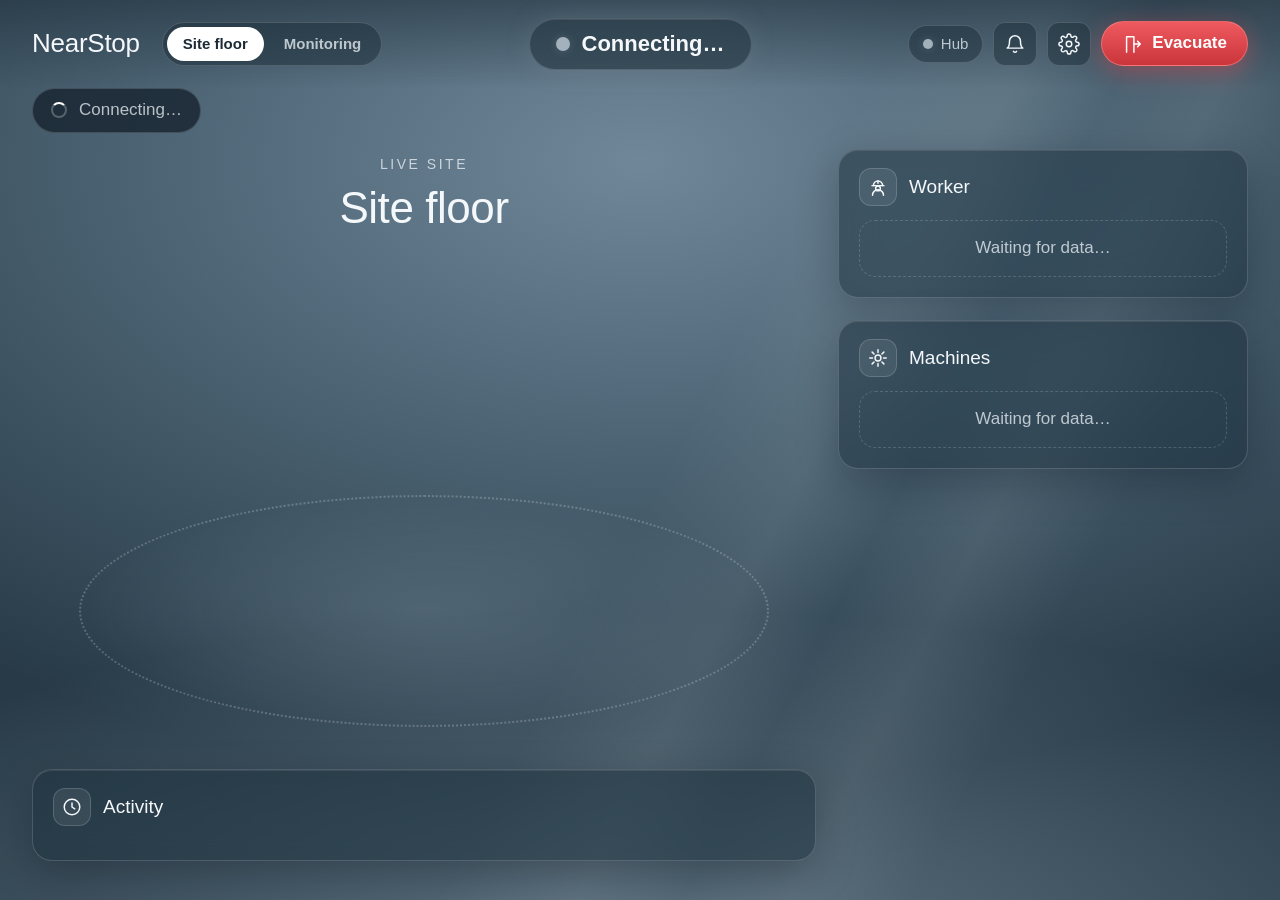
<file: frontend/index.html>
<!DOCTYPE html>
<html lang="en">
<head>
  <meta charset="utf-8">
  <meta name="viewport" content="width=device-width, initial-scale=1">
  <title>NearStop</title>
  <link rel="stylesheet" href="style.css">
  <link rel="stylesheet" href="site.css">
</head>
<body>
  <!-- =====================================================================
       SITE VIEW: the NearStop product dashboard (site.js / site.css)
       ===================================================================== -->
  <div id="site-view">
    <!-- Icon sprite (stroke icons, inherit currentColor) -->
    <svg class="ns-sprite" aria-hidden="true">
      <symbol id="i-robot" viewBox="0 0 24 24"><path d="M3 21h9M5 21v-2.5h5V21M7.5 18.5 11 11l6.5-3.5"/><circle cx="11" cy="11" r="1.6"/><circle cx="7.5" cy="18.5" r="1.4"/><path d="M17.5 7.5 20 5M17.5 7.5 21 9"/></symbol>
      <symbol id="i-conveyor" viewBox="0 0 24 24"><rect x="2.5" y="14" width="19" height="5" rx="2.5"/><circle cx="6" cy="16.5" r="1"/><circle cx="12" cy="16.5" r="1"/><circle cx="18" cy="16.5" r="1"/><rect x="8" y="7" width="7" height="6.5" rx="1"/></symbol>
      <symbol id="i-hoist" viewBox="0 0 24 24"><path d="M3 4h18M12 4v7"/><path d="M12 11a3 3 0 1 1-3 3"/><path d="M6 4 4 7M18 4l2 3"/></symbol>
      <symbol id="i-machine" viewBox="0 0 24 24"><circle cx="12" cy="12" r="3.2"/><path d="M12 3v3M12 18v3M3 12h3M18 12h3M5.6 5.6l2.1 2.1M16.3 16.3l2.1 2.1M5.6 18.4l2.1-2.1M16.3 7.7l2.1-2.1"/></symbol>
      <symbol id="i-worker" viewBox="0 0 24 24"><path d="M7 10.5a5 5 0 0 1 10 0"/><path d="M5.5 10.5h13M12 5.5V8"/><circle cx="12" cy="13.5" r="2.6"/><path d="M6 21a6 6 0 0 1 12 0"/></symbol>
      <symbol id="i-bell" viewBox="0 0 24 24"><path d="M18 9a6 6 0 0 0-12 0c0 6-2.5 7.5-2.5 7.5h17S18 15 18 9"/><path d="M10.3 20a2 2 0 0 0 3.4 0"/></symbol>
      <symbol id="i-gear" viewBox="0 0 24 24"><circle cx="12" cy="12" r="3"/><path d="M19.4 15a1.7 1.7 0 0 0 .3 1.8l.1.1a2 2 0 1 1-2.8 2.8l-.1-.1a1.7 1.7 0 0 0-1.8-.3 1.7 1.7 0 0 0-1 1.5V21a2 2 0 1 1-4 0v-.1a1.7 1.7 0 0 0-1.1-1.5 1.7 1.7 0 0 0-1.8.3l-.1.1a2 2 0 1 1-2.8-2.8l.1-.1a1.7 1.7 0 0 0 .3-1.8 1.7 1.7 0 0 0-1.5-1H3a2 2 0 1 1 0-4h.1a1.7 1.7 0 0 0 1.5-1.1 1.7 1.7 0 0 0-.3-1.8l-.1-.1a2 2 0 1 1 2.8-2.8l.1.1a1.7 1.7 0 0 0 1.8.3H9a1.7 1.7 0 0 0 1-1.5V3a2 2 0 1 1 4 0v.1a1.7 1.7 0 0 0 1 1.5 1.7 1.7 0 0 0 1.8-.3l.1-.1a2 2 0 1 1 2.8 2.8l-.1.1a1.7 1.7 0 0 0-.3 1.8V9a1.7 1.7 0 0 0 1.5 1H21a2 2 0 1 1 0 4h-.1a1.7 1.7 0 0 0-1.5 1z"/></symbol>
      <symbol id="i-lock" viewBox="0 0 24 24"><rect x="5" y="11" width="14" height="10" rx="2.5"/><path d="M8 11V8a4 4 0 0 1 8 0v3"/></symbol>
      <symbol id="i-alert" viewBox="0 0 24 24"><path d="M12 3 2 21h20L12 3z"/><path d="M12 10v5M12 18v.01"/></symbol>
      <symbol id="i-shield" viewBox="0 0 24 24"><path d="M12 3l7 3v6c0 4.5-3 7.5-7 9-4-1.5-7-4.5-7-9V6l7-3z"/><path d="M12 8.5v4.5M12 16v.01"/></symbol>
      <symbol id="i-heat" viewBox="0 0 24 24"><path d="M14 14.8V5a2 2 0 0 0-4 0v9.8a4 4 0 1 0 4 0z"/></symbol>
      <symbol id="i-walk" viewBox="0 0 24 24"><circle cx="13" cy="4.5" r="1.8"/><path d="M9 21l2.5-6 3 2.5V22M8 11l3-3.5 3 1.5 2 3"/></symbol>
      <symbol id="i-clock" viewBox="0 0 24 24"><circle cx="12" cy="12" r="8.5"/><path d="M12 7.5V12l3 2"/></symbol>
      <symbol id="i-exit" viewBox="0 0 24 24"><path d="M5 21V4h8v17"/><path d="M13 12h7M17 9l3 3-3 3"/></symbol>
      <symbol id="i-check" viewBox="0 0 24 24"><path d="M5 12.5l4.5 4.5L19 7.5"/></symbol>
      <symbol id="i-gauge" viewBox="0 0 24 24"><path d="M4.5 17a8.5 8.5 0 1 1 15 0"/><path d="M12 13l4-4"/><circle cx="12" cy="13" r="1.3"/></symbol>
      <symbol id="i-flame" viewBox="0 0 24 24"><path d="M12 21a6 6 0 0 0 6-6c0-4-3-6-3.5-9.5C12 7 10.5 9 10.5 11 9 10 8.5 8.5 8.5 7.5 7 9.5 6 12 6 15a6 6 0 0 0 6 6z"/></symbol>
    </svg>

    <div class="ns-sticky">
      <header class="ns-top">
        <div class="ns-top-left">
          <a class="ns-brand" href="#site" aria-label="NearStop home">NearStop</a>
          <nav class="ns-nav" aria-label="Pages">
            <a id="ns-nav-floor" href="#site" class="active">Site floor</a>
            <a id="ns-nav-monitor" href="#monitor">Monitoring<span id="ns-nav-alert" class="ns-dot" hidden></span></a>
          </nav>
        </div>

        <div id="ns-status" class="ns-status lvl-offline" aria-live="polite">
          <span class="ns-dot"></span><span id="ns-status-text">Connecting…</span>
        </div>

        <div class="ns-top-right">
          <span id="ns-sim" class="ns-chip" hidden title="Data comes from the test simulator">Simulation</span>
          <span id="ns-hub" class="ns-chip lvl-offline" title="Whether NearStop is receiving data from the machines and vest">
            <span class="ns-dot"></span><span id="ns-hub-text">Hub</span>
          </span>
          <button id="ns-sound" class="ns-icon-btn" type="button" title="Alarm sound on" aria-label="Alarm sound on">
            <svg class="ns-ico"><use href="#i-bell"/></svg><span class="ns-mute-line"></span>
          </button>
          <a id="ns-gear" class="ns-icon-btn" href="#setup/tools" title="Setup" aria-label="Setup">
            <svg class="ns-ico"><use href="#i-gear"/></svg>
          </a>
          <button id="ns-evacuate" class="ns-evac" type="button">
            <svg class="ns-ico"><use href="#i-exit"/></svg><span id="ns-evac-label">Evacuate</span>
          </button>
        </div>
      </header>

      <div id="ns-banner" class="ns-banner" role="alert" hidden>
        <svg class="ns-ico ns-banner-icon" aria-hidden="true"><use href="#i-alert"/></svg>
        <div class="ns-banner-body">
          <strong id="ns-banner-title"></strong>
          <span id="ns-banner-text"></span>
        </div>
        <div id="ns-banner-actions" class="ns-banner-actions"></div>
      </div>

      <div id="ns-reconnect" class="ns-reconnect" hidden>
        <span class="ns-spinner" aria-hidden="true"></span>
        <span id="ns-reconnect-text">Reconnecting…</span>
      </div>
    </div><!-- /ns-sticky -->

    <main id="ns-main" class="ns-layout">
      <section class="ns-stage-col">
        <div class="ns-hero">
          <div id="ns-eyebrow" class="ns-eyebrow">Live site</div>
          <h1 class="ns-hero-title"><span id="ns-hero-main">Site floor</span> <span id="ns-hero-sub" class="ns-hero-sub"></span></h1>
        </div>
        <div id="ns-stage" class="ns-stage" aria-label="Machines on the site">
          <div class="ns-floor" aria-hidden="true"></div>
          <div id="ns-tiles" class="ns-tiles"></div>
        </div>
        <div id="ns-onsite" class="ns-onsite ns-glass" hidden>
          <span class="ns-onsite-label">On site</span>
          <div id="ns-onsite-list" class="ns-onsite-list"></div>
        </div>
      </section>

      <aside class="ns-side">
        <section class="ns-glass ns-panel">
          <div class="ns-panel-head">
            <span class="ns-panel-icon"><svg class="ns-ico"><use href="#i-worker"/></svg></span>
            <h2>Worker</h2>
          </div>
          <div id="ns-workers" class="ns-cards"></div>
        </section>
        <section class="ns-glass ns-panel">
          <div class="ns-panel-head">
            <span class="ns-panel-icon"><svg class="ns-ico"><use href="#i-machine"/></svg></span>
            <h2>Machines</h2>
          </div>
          <div id="ns-machines" class="ns-cards"></div>
        </section>
      </aside>

      <section class="ns-glass ns-panel ns-activity">
        <div class="ns-panel-head">
          <span class="ns-panel-icon"><svg class="ns-ico"><use href="#i-clock"/></svg></span>
          <h2>Activity</h2>
        </div>
        <ol id="ns-timeline" class="ns-timeline"></ol>
      </section>
    </main>

    <!-- Monitoring: worker environment (strap BMP180 + MQ-2) -->
    <main id="ns-monitor" class="ns-monitor" hidden>
      <div class="ns-hero">
        <div class="ns-eyebrow">Worker environment · live</div>
        <h1 class="ns-hero-title">Monitoring <span class="ns-hero-sub">temperature, air pressure &amp; combustible gas at each worker</span></h1>
      </div>
      <div id="ns-env" class="ns-env"></div>
      <p class="ns-env-note">Readings come from the sensors on each worker's strap: BMP180 (air temperature
        and pressure) and MQ-2 (combustible gas such as LPG, propane, methane and smoke). After a 2-minute warm-up
        the strap learns clean air, then shows the gas sensor's resistance as a % of clean air: gas makes it drop
        (yellow at 60 %, red at 35 %). It is relative to clean air, not ppm or % of the explosive limit. Heat levels
        use the air temperature. This is an early warning, not a certified gas detector.</p>
    </main>

    <!-- Evacuation confirm -->
    <div id="ns-modal-evac" class="ns-modal" role="dialog" aria-modal="true" aria-labelledby="ns-evac-title" hidden>
      <div class="ns-modal-box ns-glass lvl-danger">
        <h2 id="ns-evac-title">Evacuate the site?</h2>
        <p id="ns-evac-text">All machines lock. They stay locked until you approve each restart.</p>
        <div class="ns-modal-actions">
          <button class="ns-btn" type="button" data-close>Cancel</button>
          <button id="ns-evac-confirm" class="ns-btn ns-btn-danger" type="button">Evacuate</button>
        </div>
      </div>
    </div>

    <!-- Check-in countdown -->
    <div id="ns-modal-checkin" class="ns-modal" role="alertdialog" aria-modal="true" aria-labelledby="ns-ci-title" hidden>
      <div id="ns-ci-box" class="ns-modal-box ns-glass lvl-warn" tabindex="-1">
        <div class="ns-ci">
          <div class="ns-ring" aria-hidden="true">
            <svg viewBox="0 0 120 120"><circle class="ns-ring-track" cx="60" cy="60" r="52"/><circle id="ns-ci-arc" class="ns-ring-arc" cx="60" cy="60" r="52"/></svg>
            <span id="ns-ci-count">10</span>
          </div>
          <div>
            <div id="ns-ci-eyebrow" class="ns-eyebrow">Check-in</div>
            <h2 id="ns-ci-title">Waiting for Sam…</h2>
            <p id="ns-ci-text" class="ns-ci-text"></p>
          </div>
        </div>
        <p id="ns-ci-hint" class="ns-muted"></p>
        <div class="ns-modal-actions">
          <button id="ns-ci-hide" class="ns-btn ns-btn-quiet" type="button">Hide</button>
          <button id="ns-ci-escalate" class="ns-btn ns-btn-danger" type="button">SOS now</button>
          <button id="ns-ci-ok" class="ns-btn ns-btn-primary" type="button">Sam is OK</button>
        </div>
      </div>
    </div>

    <div id="ns-toast" class="ns-toast" role="status" hidden></div>
  </div>

<!-- =====================================================================
       SETUP VIEW: technical pages (app.js / style.css)
       ===================================================================== -->
  <div id="setup-view" hidden>
  <header>
    <h1><a class="back-link" href="#site" title="Back to the site view">&larr; Site</a> Setup <span class="subtitle">NearStop · sensors, layout &amp; tools</span></h1>
    <nav class="tabs" role="tablist">
      <button class="tab active" data-tab="live" role="tab">Sensors</button>
      <button class="tab" data-tab="setup" role="tab">Machines &amp; site</button>
      <button class="tab" data-tab="tools" role="tab">Tools &amp; connection</button>
    </nav>
    <div class="header-status">
      <span id="sim-badge" class="pill pill-warn" hidden>SIMULATED DATA</span>
      <span id="online-pill" class="pill">Devices: –</span>
      <span id="udp-pill" class="pill">UDP: …</span>
      <span id="ws-pill" class="pill">Connecting…</span>
    </div>
  </header>

  <!-- ================= SENSORS (raw data) ================= -->
  <main id="tab-live" class="tab-page">
    <section class="card wide-card">
      <h2>Machine sensors – raw data</h2>
      <p class="hint">The latest message from each machine's HC-SR04 sensor exactly as received,
        and the last command NearStop sent back. Sensor = Error when no message for 2 s.</p>
      <div class="table-wrap">
        <table class="raw-table" id="raw-machines">
          <thead><tr>
            <th>ID</th><th>Machine</th><th>Sensor</th><th>dist_cm</th><th>Zone</th><th>State</th>
            <th>Thresholds on machine</th><th>NearStop thresholds</th><th>Last message</th><th>Last command sent</th>
          </tr></thead>
          <tbody></tbody>
        </table>
      </div>
    </section>

    <section class="card">
      <h2>Vest</h2>
      <dl class="kv big" id="raw-vest"></dl>
    </section>

    <section class="card">
      <h2>Message formats</h2>
      <p class="hint">Machine → NearStop (UDP port shown under Tools; several times a second):</p>
      <pre class="code">{"type":"machine","id":"MA","state":"slowed",
 "dist_cm":87,"zone":"warning","sensor":"ok"}</pre>
      <p class="hint"><code>dist_cm</code> = -1 when nothing is in range. Optional:
        <code>"warning_cm"</code>/<code>"danger_cm"</code> (echo of the active thresholds).
        <code>sensor</code>: <code>ok</code>, <code>no_reading</code> or <code>error</code>.</p>
      <p class="hint">NearStop → machine (sent back to the IP:port the reports come from):</p>
      <pre class="code">{"type":"set_zones","id":"MA","warning_cm":180,"danger_cm":60}
{"type":"command","id":"MA","cmd":"stop"}   // stop | hold | lock | resume | slow</pre>
    </section>
  </main>

  <!-- ================= MACHINES & SITE ================= -->
  <main id="tab-setup" class="tab-page" hidden>
    <section class="card wide-card">
      <h2>Machines &amp; site</h2>
      <div class="form-row">
        <label>Site width (m) <input id="site-w" type="number" min="1" max="500" step="0.5"></label>
        <label>Site height (m) <input id="site-h" type="number" min="1" max="500" step="0.5"></label>
      </div>
      <div class="table-wrap">
        <table class="machine-table">
          <thead><tr>
            <th>ID</th><th>Machine</th><th>X (m)</th><th>Y (m)</th><th>Sensor facing (°)</th>
            <th>Warning (cm)</th><th>Danger (cm)</th>
          </tr></thead>
          <tbody id="machine-rows"></tbody>
        </table>
      </div>
      <p class="hint">(0, 0) is the bottom-left corner of the site. <b>Facing</b> is the direction the
        ultrasonic sensor points: 0° = right / east, 90° = up / north, 180° = left / west,
        270° = down / south. Defaults: warning 150 cm, danger 50 cm (danger must be smaller).
        These are the <b>base</b> distances: NearStop raises them automatically when a worker
        is under strain and sends the new values to the machine.</p>
      <div class="button-row">
        <button id="layout-save" class="primary" type="button">Save to site_config.json</button>
        <button id="layout-undo" type="button">Undo changes</button>
        <span id="layout-msg" class="msg"></span>
      </div>
    </section>

    <section class="card wide-card">
      <h2>Preview</h2>
      <p class="hint">Shows your edits before saving: rings = warning / danger distances, cone = sensor direction (~20°).</p>
      <div id="layout-wrap" class="preview-wrap"><canvas id="layout-preview"></canvas></div>
    </section>
  </main>

  <!-- ================= TOOLS ================= -->
  <main id="tab-tools" class="tab-page" hidden>
    <section class="card">
      <h2>Test simulator</h2>
      <p class="hint">Pretends to be the three machines and Sam's vest by sending the same UDP
        messages the real boards send, and obeys NearStop's commands like real machines.
        For testing only. Turn it <b>off</b> before connecting real hardware, or the fake and
        real devices will mix.</p>
      <div class="sim-status">
        <span id="sim-state" class="pill">Stopped</span>
        <span id="sim-detail" class="muted"></span>
      </div>
      <div class="form-row">
        <label>Scenario
          <select id="sim-scenario">
            <option value="demo">NearStop demo (approach → fall → stop → restart)</option>
            <option value="loop">Visit each machine (sensor test)</option>
            <option value="gas">Gas leak + heat (Monitoring tab test)</option>
          </select>
        </label>
        <label>Distance jitter (cm) <input id="sim-noise" type="number" min="0" max="30" step="1" value="2"></label>
      </div>
      <div class="check-row">
        <span class="muted">Go silent 10 s every 30 s:</span>
        <label class="check"><input type="checkbox" class="sim-flaky" value="MA"> MA</label>
        <label class="check"><input type="checkbox" class="sim-flaky" value="MB"> MB</label>
        <label class="check"><input type="checkbox" class="sim-flaky" value="W1"> W1</label>
      </div>
      <div class="check-row">
        <label class="check"><input type="checkbox" id="sim-junk"> Also send malformed packets (tests error handling)</label>
      </div>
      <div class="button-row">
        <button id="sim-start" class="primary">Start simulator</button>
        <button id="sim-stop">Stop simulator</button>
        <span id="sim-msg" class="msg"></span>
      </div>
    </section>

    <section class="card">
      <h2>Connection</h2>
      <dl class="kv big" id="conn-info"></dl>
      <p class="hint">Machines and the vest connect to NearStop over Wi-Fi: each sends UDP
        messages to this computer's IP on the UDP port above. Commands go back to the IP:port
        each machine's messages come from, so machine firmware must send from a fixed port
        (<code>udp.begin(port)</code>) and listen on it.</p>

      <h2 style="margin-top:16px">Discover devices</h2>
      <p class="hint">Every board heard on the network, including IDs that are not in
        <code>backend/site_config.json</code>.</p>
      <div class="button-row"><button id="discover-btn" type="button">Discover</button>
        <span id="discover-msg" class="msg"></span></div>
      <div class="table-wrap"><table class="disc-table" id="discover-table" hidden>
        <thead><tr><th>ID</th><th>Name</th><th>Role</th><th>Status</th><th>IP</th><th>MAC</th><th>Last seen</th></tr></thead>
        <tbody></tbody></table></div>

      <h2 style="margin-top:16px">USB serial monitor</h2>
      <p class="hint">Diagnostics only: shows a plugged-in board's Serial Monitor output
        in the Log below. Close the Arduino IDE Serial Monitor first. Opening the
        port does not reset the board.</p>
      <div class="form-row">
        <label>Serial port <select id="serial-port"></select></label>
        <label>Baud <select id="serial-baud"><option>115200</option><option>9600</option></select></label>
      </div>
      <div class="button-row">
        <button id="serial-refresh" type="button">Refresh ports</button>
        <button id="serial-connect" class="primary" type="button">Connect</button>
        <button id="serial-disconnect" type="button">Disconnect</button>
        <span id="serial-msg" class="msg"></span>
      </div>
    </section>

    <section class="card">
      <h2>Project checklist</h2>
      <ul id="checklist" class="checklist"></ul>
      <p class="hint">Ticks update automatically from live data. Steps marked
        "real" only count real hardware, not the simulator.</p>
    </section>

    <section class="card">
      <h2>Network</h2>
      <dl id="network-info" class="kv big"></dl>
    </section>

    <section class="card log-card">
      <div class="card-head">
        <h2>Log</h2>
        <div class="button-row">
          <label class="check"><input type="checkbox" id="log-follow" checked> Auto-scroll</label>
          <button id="log-clear">Clear view</button>
        </div>
      </div>
      <pre id="log"></pre>
    </section>
  </main>

  </div><!-- /setup-view -->

  <script src="app.js"></script>
  <script src="plan.js"></script>
  <script src="site.js"></script>
  <script src="monitor.js"></script>
</body>
</html>
</file>
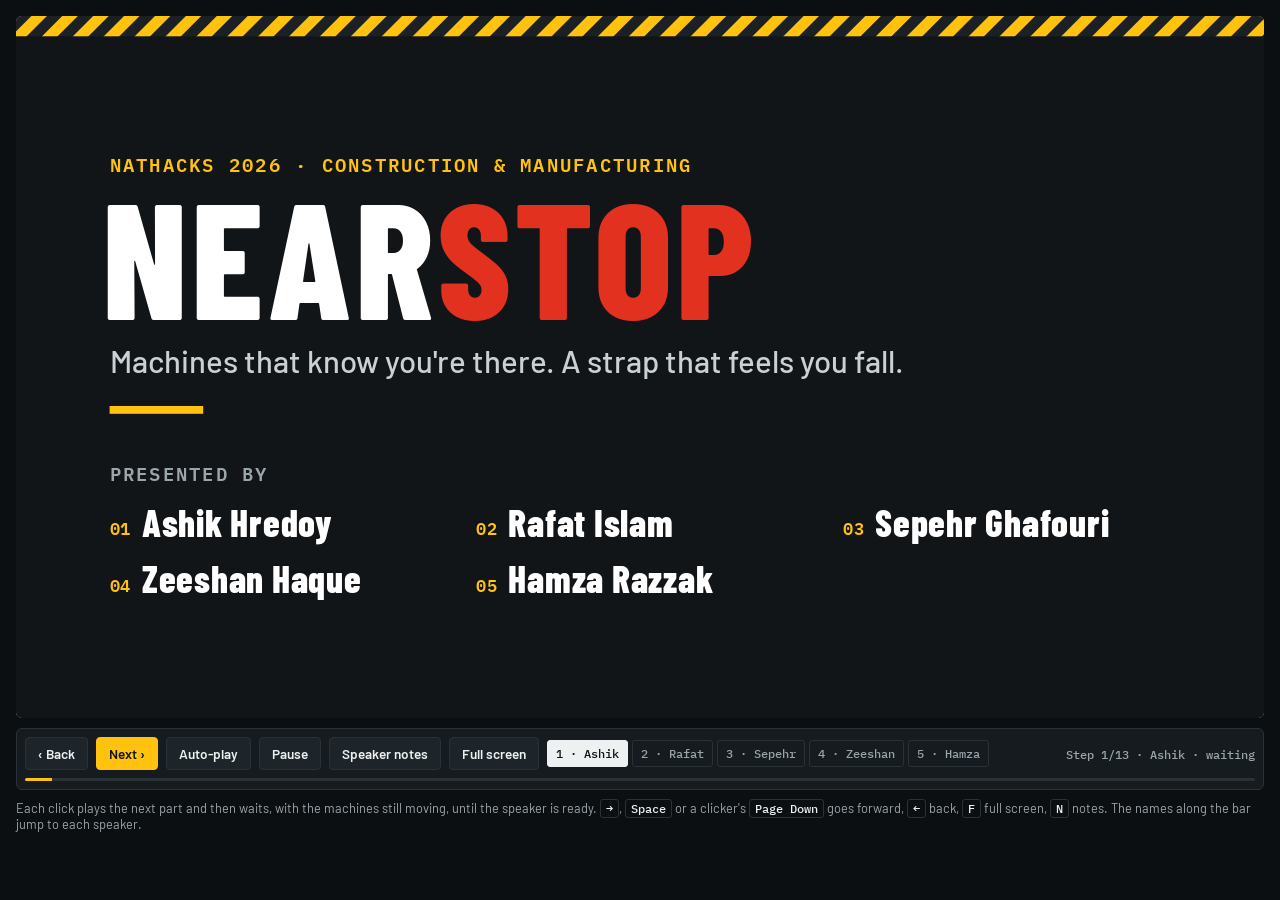
<file: slides/NearStop_Walkthrough.html>
<!doctype html><html><head><meta charset=utf8><meta name=viewport content="width=device-width,initial-scale=1,viewport-fit=cover"><style>:root{color-scheme:light;box-sizing:border-box;padding-top:env(safe-area-inset-top,0px);padding-bottom:env(safe-area-inset-bottom,0px)}html{scroll-padding-top:env(safe-area-inset-top,0px)}body{margin:0;padding:0;font:14px -apple-system,BlinkMacSystemFont,sans-serif;background:#fff;color:#000}img{max-width:100%}[hidden]:not([hidden=until-found i]){display:none!important}</style></head><body>
<meta charset="utf-8">
<title>NearStop Walkthrough</title>
<meta name="claude:viewport-fit-sides" content="cover">
<link rel="preconnect" href="https://fonts.googleapis.com">
<link rel="preconnect" href="https://fonts.gstatic.com" crossorigin>
<link rel="stylesheet" href="https://fonts.googleapis.com/css2?family=Barlow+Condensed:wght@600;700;800&family=Barlow:wght@500;600&family=IBM+Plex+Mono:wght@500;600&display=swap">
<style>
/* One 16:9 stage (world camera + fixed HUD layer) on a dark projector surround; slim control bar beneath.
   Single committed look for projection: concrete floor, hi-vis yellow, signal red. */
:root {
  color-scheme: dark;
  --surround: #0c0f11;
  --bar: #161b1f;
  --bar-line: #2a3238;
  --text: #eef1f2;
  --muted: #9aa6ac;
  --hivis: #ffc20e;
  --red: #e2321f;
  --display: "Barlow Condensed", "Arial Narrow", sans-serif;
  --body: "Barlow", system-ui, -apple-system, "Segoe UI", sans-serif;
  --mono: "IBM Plex Mono", ui-monospace, Menlo, monospace;
}
* { box-sizing: border-box; }
html, body { height: 100%; }
body {
  margin: 0; background: var(--surround); color: var(--text); font-family: var(--body);
  padding-left: max(16px, env(safe-area-inset-left, 0px)); padding-right: max(16px, env(safe-area-inset-right, 0px));
  padding-block: 16px;
}
#shell { max-width: 1400px; margin: 0 auto; display: grid; gap: 10px; }
#stageWrap { position: relative; width: 100%; aspect-ratio: 16 / 9; max-width: 100%; background: #000; border-radius: 6px; overflow: hidden; }
#stageWrap svg { position: absolute; inset: 0; width: 100%; height: 100%; display: block; }
#shell:fullscreen { max-width: none; width: 100vw; height: 100vh; padding: 0; background: #000; display: flex; align-items: center; justify-content: center; }
#shell:fullscreen #stageWrap { width: min(100vw, 177.78vh); border-radius: 0; }
#shell:fullscreen .bar { position: fixed; left: 50%; bottom: 14px; transform: translateX(-50%); width: min(1100px, 94vw); opacity: 0; transition: opacity .3s; }
#shell:fullscreen .bar:hover, #shell:fullscreen.active .bar { opacity: 1; }
.bar { display: flex; flex-wrap: wrap; align-items: center; gap: 8px; background: var(--bar); border: 1px solid var(--bar-line); border-radius: 6px; padding: 8px; }
.btn { font: 600 .85rem var(--body); padding: 7px 12px; border-radius: 4px; border: 1px solid var(--bar-line); background: #1e252a; color: var(--text); cursor: pointer; }
.btn:hover { border-color: var(--hivis); }
.btn.on { background: var(--hivis); color: #111; border-color: var(--hivis); }
.btn:focus-visible, .chip:focus-visible { outline: 2px solid var(--hivis); outline-offset: 2px; }
.chips { display: flex; flex-wrap: wrap; gap: 4px; flex: 1 1 320px; min-width: 0; }
.chip { font: 500 .74rem var(--mono); padding: 5px 8px; border-radius: 3px; border: 1px solid var(--bar-line); background: transparent; color: var(--muted); cursor: pointer; }
.chip.on { color: #111; background: var(--text); border-color: var(--text); }
.time { font: 500 .78rem var(--mono); color: var(--muted); font-variant-numeric: tabular-nums; min-width: 92px; text-align: right; }
.prog { flex-basis: 100%; height: 3px; background: var(--bar-line); border-radius: 2px; overflow: hidden; }
.prog i { display: block; height: 100%; width: 0; background: var(--hivis); }
.hint { color: var(--muted); font-size: .8rem; margin: 0; }
.hint kbd { font: 500 .72rem var(--mono); border: 1px solid var(--bar-line); border-radius: 3px; padding: 1px 5px; color: var(--text); }

/* world */
.lane { stroke: #e2ac0b; stroke-width: 9; fill: none; opacity: .82; }
.tape { fill: none; stroke: url(#tapeStripe); stroke-width: 10; opacity: .9; }
.zone-w { fill: url(#gW); stroke: #d99a00; stroke-width: 3; stroke-dasharray: 14 10; }
.zone-d { fill: url(#gD); stroke: #d42d1b; stroke-width: 3; }
.zlab { font: 600 19px var(--mono); fill: #3d474d; letter-spacing: .03em; }
.pulse { fill: none; stroke: #1f2a31; stroke-width: 2.5; }
.mname { font: 800 28px var(--display); letter-spacing: .09em; fill: #1a2024; }
.tagt { font: 700 23px var(--display); letter-spacing: .06em; fill: #fff; }
.samlab { font: 700 24px var(--display); letter-spacing: .05em; fill: #1a2024; paint-order: stroke; stroke: rgba(230,232,228,.85); stroke-width: 6px; }

/* hud */
.lt-band { fill: #111518; fill-opacity: .92; }
.lt-tag { font: 600 22px var(--mono); fill: #ffc20e; letter-spacing: .08em; }
.lt-head { font: 800 64px var(--display); fill: #fff; letter-spacing: .01em; }
.lt-sub { font: 500 30px var(--body); fill: #d5dcdf; }
.stat-n { font: 800 170px var(--display); fill: #e2321f; }
.stat-l { font: 600 28px var(--body); fill: #111518; }
.stat-s { font: 500 22px var(--mono); fill: #5b666c; }
.card { fill: #111518; fill-opacity: .95; }
.card-h { font: 700 26px var(--display); letter-spacing: .1em; fill: #9aa6ac; }
.card-r { font: 600 26px var(--body); fill: #eef1f2; }
.pill-t { font: 600 19px var(--mono); }
.cd-n { font: 800 64px var(--display); fill: #fff; }
.cd-l { font: 600 18px var(--mono); fill: #9aa6ac; letter-spacing: .06em; }
.ban-h { font: 800 34px var(--display); letter-spacing: .04em; }
.ban-s { font: 500 22px var(--body); fill: #d5dcdf; }
.btn-t { font: 700 26px var(--body); }
.title-bg, .end-bg { fill: #111518; }
.t-big { font: 800 210px var(--display); letter-spacing: .02em; fill: #fff; }
.t-sub { font: 500 40px var(--body); fill: #c9d1d5; }
.t-name { font: 800 48px var(--display); fill: #fff; letter-spacing: .02em; }
.t-num { font: 600 22px var(--mono); fill: #ffc20e; }
#notes { background: var(--bar); border: 1px solid var(--bar-line); border-radius: 6px; padding: 12px 14px; }
#notes[hidden] { display: none; }
#notes .who { font: 600 .78rem var(--mono); color: var(--hivis); letter-spacing: .08em; text-transform: uppercase; margin: 0 0 6px; }
#notes .say { font: 500 1.05rem/1.45 var(--body); color: var(--text); margin: 0; max-width: 70ch; }
#notes .nxt { font: 500 .85rem var(--body); color: var(--muted); margin: 8px 0 0; }
#shell:fullscreen #notes { display: none; }
.t-small { font: 600 24px var(--mono); fill: #ffc20e; letter-spacing: .12em; }
.e-line { font: 700 58px var(--display); fill: #fff; }
.e-small { font: 500 26px var(--body); fill: #9aa6ac; }
.s-head { font: 800 96px var(--display); fill: #fff; letter-spacing: .01em; }
.s-pt { font: 500 34px var(--body); fill: #d5dcdf; }
.f-col { font: 600 22px var(--mono); letter-spacing: .12em; }
.f-name { font: 700 34px var(--display); fill: #fff; letter-spacing: .02em; }
.f-desc { font: 500 24px var(--body); fill: #b9c2c6; }
</style>

<div id="shell">
  <div id="stageWrap">
    <svg id="world" viewBox="0 0 1600 900" preserveAspectRatio="xMidYMid slice" aria-hidden="true">
      <defs>
        <filter id="soft" x="-30%" y="-30%" width="160%" height="160%"><feGaussianBlur stdDeviation="7"/></filter>
        <filter id="soft2" x="-30%" y="-30%" width="160%" height="160%"><feGaussianBlur stdDeviation="3"/></filter>
        <filter id="glow" x="-100%" y="-100%" width="300%" height="300%"><feGaussianBlur stdDeviation="5"/></filter>
        <pattern id="tapeStripe" width="24" height="24" patternUnits="userSpaceOnUse" patternTransform="rotate(45)">
          <rect width="24" height="24" fill="#f2b705"/><rect width="12" height="24" fill="#1d2226"/>
        </pattern>
        <pattern id="hazard" width="22" height="22" patternUnits="userSpaceOnUse" patternTransform="rotate(45)">
          <rect width="22" height="22" fill="#f2b705"/><rect width="11" height="22" fill="#1d2226"/>
        </pattern>
        <pattern id="ribs" width="14" height="84" patternUnits="userSpaceOnUse">
          <rect width="14" height="84" fill="#25292c"/><rect width="3" height="84" fill="#33393d"/><rect x="3" width="1" height="84" fill="#1b1e20"/>
        </pattern>
        <pattern id="bricks" width="14" height="10" patternUnits="userSpaceOnUse">
          <rect width="14" height="10" fill="#9c4a35"/><rect x="1" y="1" width="12" height="4" fill="#b85a40"/><rect x="-6" y="6" width="12" height="3" fill="#ad5139"/><rect x="8" y="6" width="12" height="3" fill="#b3573e"/>
        </pattern>
        <linearGradient id="steelH" x1="0" y1="0" x2="0" y2="1"><stop offset="0" stop-color="#a9b6bd"/><stop offset=".45" stop-color="#6c7b84"/><stop offset=".55" stop-color="#55636b"/><stop offset="1" stop-color="#8d9ba3"/></linearGradient>
        <linearGradient id="steelV" x1="0" y1="0" x2="1" y2="0"><stop offset="0" stop-color="#a9b6bd"/><stop offset=".45" stop-color="#6c7b84"/><stop offset=".55" stop-color="#55636b"/><stop offset="1" stop-color="#8d9ba3"/></linearGradient>
        <linearGradient id="beamY" x1="0" y1="0" x2="0" y2="1"><stop offset="0" stop-color="#f6c533"/><stop offset=".5" stop-color="#d9a40a"/><stop offset="1" stop-color="#b98a05"/></linearGradient>
        <linearGradient id="beamYV" x1="0" y1="0" x2="1" y2="0"><stop offset="0" stop-color="#f6c533"/><stop offset=".5" stop-color="#d9a40a"/><stop offset="1" stop-color="#b98a05"/></linearGradient>
        <linearGradient id="roller" x1="0" y1="0" x2="1" y2="0"><stop offset="0" stop-color="#59666e"/><stop offset=".5" stop-color="#c4cfd5"/><stop offset="1" stop-color="#4b575e"/></linearGradient>
        <linearGradient id="cardboard" x1="0" y1="0" x2="1" y2="1"><stop offset="0" stop-color="#d7a467"/><stop offset="1" stop-color="#b17c42"/></linearGradient>
        <linearGradient id="motor" x1="0" y1="0" x2="0" y2="1"><stop offset="0" stop-color="#3e6fa8"/><stop offset="1" stop-color="#244a78"/></linearGradient>
        <radialGradient id="hat" cx="38%" cy="32%" r="70%"><stop offset="0" stop-color="#fff2a8"/><stop offset=".35" stop-color="#ffd21f"/><stop offset="1" stop-color="#c99300"/></radialGradient>
        <linearGradient id="vestG" x1="0" y1="0" x2="1" y2="1"><stop offset="0" stop-color="#ff9b2e"/><stop offset="1" stop-color="#e35f00"/></linearGradient>
        <radialGradient id="drum" cx="40%" cy="35%" r="70%"><stop offset="0" stop-color="#4f8fd6"/><stop offset="1" stop-color="#1b4675"/></radialGradient>
        <radialGradient id="gW" cx="50%" cy="0%" r="100%"><stop offset="0" stop-color="#ffc20e" stop-opacity=".26"/><stop offset="1" stop-color="#ffc20e" stop-opacity=".07"/></radialGradient>
        <radialGradient id="gD" cx="50%" cy="0%" r="100%"><stop offset="0" stop-color="#e2321f" stop-opacity=".34"/><stop offset="1" stop-color="#e2321f" stop-opacity=".14"/></radialGradient>
        <radialGradient id="lightPool" cx="50%" cy="50%" r="50%"><stop offset="0" stop-color="#fffbe8" stop-opacity=".22"/><stop offset="1" stop-color="#fffbe8" stop-opacity="0"/></radialGradient>
      </defs>

      <rect x="-300" y="-300" width="2300" height="1500" fill="#c6c8c3"/>
      <image id="floorImg" x="-200" y="-150" width="2100" height="1200" preserveAspectRatio="none"/>

      <!-- painted markings -->
      <path d="M -200 132 L 1800 132" class="lane"/><path d="M -200 168 L 1800 168" class="lane" opacity=".5"/>
      <path d="M -200 846 L 1800 846" class="lane"/><path d="M -200 882 L 1800 882" class="lane" opacity=".5"/>
      <rect x="330" y="420" width="620" height="176" rx="4" class="tape" opacity=".55"/>
      <rect x="1074" y="190" width="272" height="228" rx="4" class="tape"/>

      <!-- scenery (static) -->
      <g id="scenery">
        <!-- drywall stack -->
        <rect x="98" y="214" width="184" height="112" rx="3" fill="#000" opacity=".28" filter="url(#soft)" transform="translate(10 12)"/>
        <rect x="96" y="210" width="184" height="112" rx="3" fill="#8f7454"/>
        <rect x="100" y="206" width="176" height="108" rx="2" fill="#d9d6cd"/>
        <rect x="104" y="202" width="168" height="104" rx="2" fill="#e9e7e0"/>
        <path d="M104 236 H272 M104 270 H272" stroke="#c9c6bd" stroke-width="2"/>
        <rect x="140" y="198" width="8" height="112" fill="#3a3f43"/><rect x="226" y="198" width="8" height="112" fill="#3a3f43"/>
        <!-- cement bags on pallet -->
        <rect x="312" y="232" width="128" height="100" rx="3" fill="#000" opacity=".26" filter="url(#soft)" transform="translate(9 11)"/>
        <rect x="310" y="230" width="128" height="100" rx="2" fill="#9b7a52"/>
        <g fill="#d4c8aa" stroke="#b3a684" stroke-width="2">
          <rect x="316" y="236" width="56" height="28" rx="9"/><rect x="376" y="236" width="56" height="28" rx="9"/>
          <rect x="316" y="268" width="56" height="28" rx="9"/><rect x="376" y="268" width="56" height="28" rx="9"/>
          <rect x="316" y="300" width="56" height="26" rx="9"/><rect x="376" y="300" width="56" height="26" rx="9"/>
        </g>
        <!-- drums -->
        <g id="drums"></g>
        <!-- cones -->
        <g id="cones"></g>
      </g>

      <g id="zones"></g>

      <!-- Conveyor -->
      <g id="conv">
        <rect x="336" y="452" width="566" height="122" rx="6" fill="#000" opacity=".32" filter="url(#soft)" transform="translate(12 16)"/>
        <!-- drive motor -->
        <rect x="330" y="488" width="56" height="50" rx="6" fill="url(#motor)"/>
        <path d="M338 494 V532 M346 494 V532 M354 494 V532 M362 494 V532" stroke="#1c3a5e" stroke-width="2"/>
        <rect x="370" y="482" width="22" height="62" rx="3" fill="#f2b705"/>
        <path d="M330 540 C 300 580 290 610 250 640" stroke="#1a1d1f" stroke-width="5" fill="none"/>
        <!-- frame rails -->
        <rect x="388" y="452" width="510" height="16" rx="3" fill="url(#steelH)"/>
        <rect x="388" y="552" width="510" height="16" rx="3" fill="url(#steelH)"/>
        <!-- belt -->
        <rect x="406" y="468" width="474" height="84" fill="url(#ribs)" id="belt"/>
        <rect x="406" y="468" width="474" height="84" fill="url(#beltShade)"/>
        <!-- end rollers -->
        <rect x="392" y="466" width="16" height="88" rx="6" fill="url(#roller)"/>
        <rect x="878" y="466" width="16" height="88" rx="6" fill="url(#roller)"/>
        <g id="boxes"></g>
        <!-- bolts -->
        <g fill="#38444b" id="bolts"></g>
        <!-- e-stop -->
        <rect x="846" y="566" width="30" height="24" rx="3" fill="#f2b705"/><circle cx="861" cy="578" r="8" fill="#c8231a"/><circle cx="859" cy="576" r="3" fill="#ff8a7d"/>
        <text x="640" y="404" text-anchor="middle" class="mname">CONVEYOR</text>
      </g>

      <!-- Hoist (overhead gantry, top-down) -->
      <g id="hoist">
        <rect x="1088" y="202" width="246" height="204" fill="#000" opacity=".22" filter="url(#soft)" transform="translate(16 20)"/>
        <g id="hoistLoad">
          <rect id="loadShadow" x="-34" y="-28" width="68" height="56" rx="4" fill="#000" opacity=".3" filter="url(#soft2)"/>
          <g id="loadBody">
            <rect x="-32" y="-26" width="64" height="52" rx="2" fill="#a37548"/>
            <path d="M-32 -16 H32 M-32 0 H32 M-32 16 H32" stroke="#7d5833" stroke-width="2"/>
            <rect x="-28" y="-22" width="56" height="44" fill="url(#bricks)"/>
            <path d="M-6 -24 V24 M-30 -2 H30" stroke="#2b3034" stroke-width="2.5"/>
          </g>
        </g>
        <!-- runway beams -->
        <rect x="1094" y="200" width="20" height="210" fill="url(#beamYV)"/><rect x="1102" y="200" width="4" height="210" fill="#8e6a04"/>
        <rect x="1306" y="200" width="20" height="210" fill="url(#beamYV)"/><rect x="1314" y="200" width="4" height="210" fill="#8e6a04"/>
        <!-- columns -->
        <g id="cols"></g>
        <!-- bridge + trolley (moved by script) -->
        <g id="bridge">
          <rect x="1090" y="-14" width="240" height="28" fill="url(#beamY)"/>
          <rect x="1090" y="-3" width="240" height="6" fill="#8e6a04"/>
          <rect x="1086" y="-18" width="16" height="36" rx="3" fill="#3b464c"/><rect x="1318" y="-18" width="16" height="36" rx="3" fill="#3b464c"/>
          <g id="trolley">
            <rect x="-22" y="-24" width="44" height="48" rx="4" fill="#3d4a52"/>
            <rect x="-16" y="-18" width="32" height="36" rx="3" fill="#56656e"/>
            <circle r="9" fill="#2a3237"/><circle r="4" fill="#9aa8b0"/>
          </g>
        </g>
        <text x="1210" y="176" text-anchor="middle" class="mname">HOIST</text>
      </g>

      <!-- sensor boxes, pulses, tags (filled by script) -->
      <g id="sensors"></g>
      <g id="tags"></g>

      <!-- Sam -->
      <g id="sam">
        <ellipse id="samShadow" rx="36" ry="22" fill="#000" opacity=".25" filter="url(#soft2)" cx="6" cy="8"/>
        <g id="samRing"><circle id="ringOut" r="58" fill="none" stroke-width="4"/></g>
        <g id="samBody">
          <ellipse id="bootL" cx="-11" cy="0" rx="8" ry="13" fill="#2b2f33"/>
          <ellipse id="bootR" cx="11" cy="0" rx="8" ry="13" fill="#2b2f33"/>
          <g id="armL"><ellipse cx="-29" cy="1" rx="9" ry="19" fill="#2c3e5a"/><circle cx="-29" cy="-17" r="7" fill="#c48a64"/></g>
          <g id="armR"><ellipse cx="29" cy="1" rx="9" ry="19" fill="#2c3e5a"/>
            <circle id="strapGlow" cx="30" cy="-6" r="12" filter="url(#glow)" opacity=".8"/>
            <rect x="21" y="-11" width="18" height="10" rx="3" fill="#15191c"/><circle id="strap" cx="30" cy="-6" r="3.6"/>
            <circle cx="29" cy="-17" r="7" fill="#c48a64"/></g>
          <ellipse rx="27" ry="17" fill="url(#vestG)"/>
          <path d="M-22 -7 Q0 -11 22 -7 M-23 7 Q0 11 23 7" stroke="#e8eef1" stroke-width="4" fill="none" stroke-linecap="round"/>
          <path d="M-8 -16 V16 M8 -16 V16" stroke="#e8eef1" stroke-width="3" opacity=".8"/>
          <ellipse cx="0" cy="-2" rx="18" ry="17" fill="#b88a00"/>
          <circle r="15" fill="url(#hat)"/>
          <path d="M0 -14 V14" stroke="#c99300" stroke-width="3" opacity=".7"/>
        </g>
        <g id="samDown" opacity="0">
          <ellipse cx="-58" cy="-10" rx="16" ry="8" fill="#2b2f33"/><ellipse cx="-56" cy="12" rx="16" ry="8" fill="#2b2f33"/>
          <rect x="-50" y="-16" width="30" height="13" rx="6" fill="#2f3b48"/><rect x="-48" y="3" width="30" height="13" rx="6" fill="#2f3b48"/>
          <ellipse cx="2" cy="0" rx="30" ry="20" fill="url(#vestG)"/>
          <path d="M-10 -18 V18 M10 -18 V18" stroke="#e8eef1" stroke-width="4"/>
          <ellipse cx="14" cy="-30" rx="20" ry="8" fill="#2c3e5a" transform="rotate(-30 14 -30)"/>
          <ellipse cx="18" cy="30" rx="20" ry="8" fill="#2c3e5a" transform="rotate(30 18 30)"/>
          <circle id="strapGlowDown" cx="32" cy="38" r="12" filter="url(#glow)" opacity=".8"/>
          <rect x="24" y="33" width="16" height="10" rx="3" fill="#15191c"/><circle id="strapDown" cx="32" cy="38" r="3.6"/>
          <circle cx="44" cy="0" r="16" fill="url(#hat)"/>
        </g>
        <g id="burst" opacity="0"></g>
        <text id="samLab" y="96" text-anchor="middle" class="samlab">SAM</text>
      </g>

      <!-- overhead lighting -->
      <ellipse cx="640" cy="520" rx="520" ry="360" fill="url(#lightPool)" pointer-events="none"/>
      <ellipse cx="1210" cy="330" rx="440" ry="320" fill="url(#lightPool)" pointer-events="none"/>
    </svg>

    <svg id="hud" viewBox="0 0 1600 900" aria-hidden="true">
      <defs>
        <radialGradient id="vig" cx="50%" cy="50%" r="75%"><stop offset="55%" stop-color="#e2321f" stop-opacity="0"/><stop offset="100%" stop-color="#e2321f" stop-opacity=".55"/></radialGradient>
        <radialGradient id="edge" cx="50%" cy="48%" r="72%"><stop offset="62%" stop-color="#000" stop-opacity="0"/><stop offset="100%" stop-color="#000" stop-opacity=".38"/></radialGradient>
        <linearGradient id="beltShade" x1="0" y1="0" x2="0" y2="1"><stop offset="0" stop-color="#000" stop-opacity=".35"/><stop offset=".2" stop-color="#000" stop-opacity="0"/><stop offset=".8" stop-color="#000" stop-opacity="0"/><stop offset="1" stop-color="#000" stop-opacity=".35"/></linearGradient>
      </defs>
      <rect width="1600" height="900" fill="url(#edge)"/>
      <rect id="vignette" width="1600" height="900" fill="url(#vig)" opacity="0"/>


      <!-- supervisor card -->
      <g id="card" opacity="0">
        <rect x="1060" y="56" width="484" height="560" rx="12" class="card"/>
        <text x="1092" y="104" class="card-h">SUPERVISOR · NEARSTOP HUB</text>
        <g id="cardRows"></g>
        <rect id="ban" x="1092" y="300" width="420" height="132" rx="8"/>
        <text id="banH" x="1114" y="346" class="ban-h"></text>
        <text id="banS1" x="1114" y="382" class="ban-s"></text>
        <text id="banS2" x="1114" y="412" class="ban-s"></text>
        <g id="cd" transform="translate(1448 366)">
          <circle r="44" fill="none" stroke="#2a3238" stroke-width="8"/>
          <circle id="cdArc" r="44" fill="none" stroke="#e2321f" stroke-width="8" stroke-linecap="round" transform="rotate(-90)" stroke-dasharray="276.5" stroke-dashoffset="0"/>
          <text id="cdN" y="16" text-anchor="middle" class="cd-n" style="font-size:44px">10</text>
        </g>
        <rect id="apBtn" x="1092" y="474" width="420" height="72" rx="8" fill="none" stroke="#3b4a54" stroke-width="3"/>
        <text id="apTxt" x="1302" y="520" text-anchor="middle" class="btn-t" fill="#5b666c">Approve restart</text>
        <circle id="ripple" cx="1302" cy="510" r="0" fill="none" stroke="#ffc20e" stroke-width="5" opacity="0"/>
        <text x="1092" y="590" class="cd-l">"SAM IS OK" NEVER UNLOCKS A MACHINE</text>
        <g id="cursor" opacity="0"><path d="M0 0 L0 44 L12 33 L21 52 L29 48 L20 30 L36 30 Z" fill="#fff" stroke="#111" stroke-width="3" stroke-linejoin="round"/></g>
      </g>

      <!-- lower third -->
      <g id="lt" opacity="0">
        <rect x="0" y="700" width="1600" height="200" class="lt-band"/>
        <rect x="0" y="700" width="14" height="200" fill="#ffc20e"/>
        <text id="ltTag" x="64" y="752" class="lt-tag"></text>
        <text id="ltHead" x="64" y="820" class="lt-head"></text>
        <text id="ltSub" x="64" y="866" class="lt-sub"></text>
      </g>

      <!-- title card -->

      <g id="titleCard">
        <rect width="1600" height="900" class="title-bg"/>
        <rect x="0" y="0" width="1600" height="26" fill="url(#hz2)"/>
        <text x="120" y="200" class="t-small">NATHACKS 2026 · CONSTRUCTION &amp; MANUFACTURING</text>
        <text x="110" y="390" class="t-big">NEAR<tspan fill="#e2321f">STOP</tspan></text>
        <text x="120" y="458" class="t-sub">Machines that know you're there. A strap that feels you fall.</text>
        <rect x="120" y="500" width="120" height="10" fill="#ffc20e"/>
        <text x="120" y="596" class="t-small" style="fill:#9aa6ac">PRESENTED BY</text>
        <g id="teamTitle"></g>
      </g>

      <!-- intro slides: the problem, then every feature -->
      <g id="slides" display="none">
        <rect id="slideBg" width="1600" height="900" class="title-bg"/>
        <g id="slideProb" opacity="0">
          <rect x="0" y="0" width="1600" height="26" fill="url(#hz2)"/>
          <text x="120" y="140" class="t-small">THE PROBLEM</text>
          <text x="114" y="250" class="s-head">Machines can't tell when</text>
          <text x="114" y="350" class="s-head">a worker is <tspan fill="#e2321f">in trouble.</tspan></text>
          <rect x="120" y="390" width="120" height="10" fill="#ffc20e"/>
          <rect x="120" y="453" width="16" height="16" fill="#ffc20e"/>
          <text x="160" y="472" class="s-pt">A worker who falls beside a running machine can be hurt again by it.</text>
          <rect x="120" y="521" width="16" height="16" fill="#ffc20e"/>
          <text x="160" y="540" class="s-pt">On a busy site, a fall can go unnoticed for minutes.</text>
          <rect x="120" y="589" width="16" height="16" fill="#ffc20e"/>
          <text x="160" y="608" class="s-pt">Heat, flammable gas and pressure changes give the worker no warning.</text>
          <!-- falls statistic -->
          <rect x="120" y="652" width="1360" height="2" fill="#2a3238"/>
          <text x="112" y="812" style="font:800 130px var(--display);fill:#e2321f">49,000</text>
          <text x="545" y="728" style="font:600 32px var(--body);fill:#eef1f2">Canadian workers a year miss work after a fall on the job.</text>
          <text x="545" y="780" style="font:600 32px var(--body);fill:#ffc20e">The longer a worker waits for help, the worse an injury can get.</text>
          <text x="545" y="828" style="font:500 20px var(--mono);fill:#9aa6ac">48,891 lost-time claims and 63 deaths from workplace falls (2017) · AWCBC</text>
        </g>
        <g id="slideFeat" opacity="0">
          <image href="[data-uri]" x="0" y="0" width="1600" height="900" preserveAspectRatio="xMidYMid meet"/>
          <g id="featCols" display="none"></g>
        </g>
      </g>

      <!-- end card -->
      <g id="endCard" opacity="0">
        <rect width="1600" height="900" class="end-bg"/>
        <text x="120" y="260" class="t-small">NEARSTOP</text>
        <text x="120" y="370" class="e-line" style="font-size:76px">NearStop tells you the</text>
        <text x="120" y="460" class="e-line" style="font-size:76px">conditions of a worker</text>
        <text x="120" y="550" class="e-line" style="font-size:76px;fill:#ffc20e">and ensures their safety.</text>
        <rect x="120" y="600" width="120" height="10" fill="#e2321f"/>
        <!-- prototype photo -->
        <clipPath id="protoClip"><rect x="1060" y="160" width="449" height="600" rx="14"/></clipPath>
        <text x="1060" y="140" class="t-small">OUR PROTOTYPE</text>
        <image href="[data-uri]" x="1060" y="160" width="449" height="600" preserveAspectRatio="xMidYMid slice" clip-path="url(#protoClip)"/>
        <rect x="1060" y="160" width="449" height="600" rx="14" fill="none" stroke="#ffc20e" stroke-width="3"/>
        <text x="1060" y="808" class="e-small" style="fill:#d5dcdf">This will strap onto the worker's arm.</text>
      </g>

      <!-- thank-you card -->
      <g id="thanksCard" opacity="0" display="none">
        <rect width="1600" height="900" class="end-bg"/>
        <rect x="0" y="0" width="1600" height="26" fill="url(#hz2)"/>
        <text x="120" y="230" class="t-small">NEARSTOP · NATHACKS 2026</text>
        <text x="110" y="420" class="t-big" style="font-size:190px">THANK YOU</text>
        <rect x="120" y="540" width="120" height="10" fill="#ffc20e"/>
        <g id="teamThanks"></g>
      </g>
    </svg>
  </div>

  <div class="bar" role="group" aria-label="Presentation controls">
    <button class="btn" id="back" type="button" title="Previous step (← or Page Up)">‹ Back</button>
    <button class="btn on" id="next" type="button" title="Next step (→, Space or Page Down)">Next ›</button>
    <button class="btn" id="mode" type="button" title="Play everything without stopping">Auto-play</button>
    <button class="btn" id="pause" type="button" title="Freeze the picture (P)">Pause</button>
    <button class="btn" id="notesBtn" type="button" title="Speaker notes (N): hidden in full screen">Speaker notes</button>
    <button class="btn" id="fs" type="button" title="Full screen (F)">Full screen</button>
    <div class="chips" id="chips"></div>
    <span class="time" id="time"></span>
    <div class="prog"><i id="prog"></i></div>
  </div>
  <div id="notes" hidden aria-live="polite"><p class="who" id="notesWho"></p><p class="say" id="notesSay"></p><p class="nxt" id="notesNext"></p></div>
  <p class="hint">Each click plays the next part and then waits, with the machines still moving, until the speaker is ready. <kbd>→</kbd>, <kbd>Space</kbd> or a clicker's <kbd>Page Down</kbd> goes forward, <kbd>←</kbd> back, <kbd>F</kbd> full screen, <kbd>N</kbd> notes. The names along the bar jump to each speaker.</p>
</div>

<script>
(() => {
  const END = 45;
  const DT = 0.01;
  const WARN = 200, DANGER = 66;                 // 150 cm and 50 cm at this drawing's scale
  const S = { conv: [640, 568], hoist: [1210, 418] };   // sensor positions (both face down the page)
  const TF = 25, TC = 26.3, TOK = 31, TUP = 34, TA = 37.5, TEND = 39;  // impact, confirmed (+1.3 s), supervisor check-in, stands, approve, end card

  const KEYS = [[0,160,720],[4.5,160,720],[9,160,720],[11.8,640,740],[13.2,640,690],[16,640,690],
                [18.6,1000,690],[20.6,1210,478],[TUP,1210,478],[36.2,880,590],[END,880,590]];
  const ease = u => u < .5 ? 2*u*u : 1 - Math.pow(-2*u + 2, 2) / 2;
  function samAt(t) {
    for (let i = 0; i < KEYS.length - 1; i++) {
      const [t0,x0,y0] = KEYS[i], [t1,x1,y1] = KEYS[i+1];
      if (t <= t1) { const u = t1 === t0 ? 1 : ease(Math.min(1, Math.max(0, (t-t0)/(t1-t0)))); return [x0+(x1-x0)*u, y0+(y1-y0)*u]; }
    }
    return KEYS[KEYS.length-1].slice(1);
  }
  const dist = (a, b) => Math.hypot(a[0]-b[0], a[1]-b[1]);
  const zoneOf = d => d <= DANGER ? 2 : d <= WARN ? 1 : 0;

  // Simulate NearStop's v2 rules once, so every frame and every jump agrees.
  // Presence never stops the Conveyor or the Hoist; a hit within the Hoist's 50 cm holds it, the confirmed fall locks it.
  const N = Math.round(END/DT) + 1, sim = new Array(N);
  let st = { conv:'run', hoist:'run' }, approved = false, ang = 0, convNearT = null, hoistNearT = null;
  for (let i = 0; i < N; i++) {
    const t = i*DT, p = samAt(t), q = samAt(t + .05);
    const mv = Math.hypot(q[0]-p[0], q[1]-p[1]);
    if (mv > .05) ang = Math.atan2(q[1]-p[1], q[0]-p[0]) * 180/Math.PI + 90;
    const z = { conv: zoneOf(dist(p,S.conv)), hoist: zoneOf(dist(p,S.hoist)) };
    const clear = !z.conv && !z.hoist;
    if (!approved && t >= TA && clear) { for (const k in st) if (st[k]==='lock') st[k]='run'; approved = true; }
    if (convNearT === null && z.conv >= 1) convNearT = t;
    if (hoistNearT === null && z.hoist === 2) hoistNearT = t;
    if (t >= TF && t < TC && z.hoist === 2) st.hoist = 'hold';
    if (t >= TC && st.hoist === 'hold') st.hoist = 'lock';
    sim[i] = { ...st, zone: Math.max(z.conv, z.hoist), p, ang, moving: mv > .05 };
  }

  const CAPS = [
    [4,   "01 · THE SITE", "Consider a workshop", "A conveyor, a hoist and one worker, Sam, wearing the NearStop strap."],
    [convNearT, "02 · CONVEYOR", "Sam works close to the conveyor. It keeps running.", "Being near a machine is normal work. Presence alone never stops it."],
    [16,  "03 · THE HOIST", "Sam walks over to the hoist", "Up close the strap turns red, and the hoist keeps lifting."],
    [hoistNearT + 1, "03 · THE HOIST", "Standing near the hoist is fine", "It stops only if Sam falls near it."],
    [TF,  "04 · FALL", "Sam falls next to the hoist", "The strap feels the hit and NearStop holds the hoist instantly."],
    [TC,  "04 · FALL CONFIRMED", "Hoist locked out", "Sam lay still, so the fall is real. A 10-second check-in starts; no answer means SOS."],
    [TOK, "05 · CHECK-IN", "The supervisor confirms Sam is OK", "No SOS. The hoist stays locked: someone who fell can still be hurt."],
    [TUP, "06 · AREA CLEAR", "Sam walks away from the hoist", "Restart is refused while anyone is still in a zone."],
    [TA,  "06 · RESTART", "A supervisor approves the restart", "Only a person brings a locked machine back."],
  ];
  // ---- the five speakers, one minute each. Each step plays up to its hold time `t`, then waits for the next click.
  const TEAM = ['Ashik Hredoy', 'Rafat Islam', 'Sepehr Ghafouri', 'Zeeshan Haque', 'Hamza Razzak'];   // speaking order
  const TTY = 42.5;   // thank-you card
  const STEPS = [
    { t: 1,    who: 0, name: 'Title and team', say: "Hi, we're NearStop. Introduce the team by name, then click to the problem." },
    { t: 1,    who: 0, name: 'The problem', slide: 'problem', say: "Machines on a work site can't tell when a worker near them is in trouble. If someone falls beside a running machine it keeps going, and on a busy site nobody may notice for minutes. Heat, flammable gas and pressure changes give no warning either. In Canada, nearly 49,000 workers a year are hurt badly enough by falls to miss work: 48,891 lost-time claims and 63 deaths in 2017, making falls the third most common lost-time claim (Association of Workers' Compensation Boards of Canada). And the longer a worker waits for help, the worse an injury can get." },
    { t: 1,    who: 1, name: 'The product', slide: 'features', say: "Our strap, worn on the upper arm. Yellow = machine safety: brain and radio, motion sensor, speaker, 'I'm OK' button. Green = worker conditions: gas sensor, temperature and pressure sensor." },
    { t: 8.5,  who: 2, name: 'Consider a workshop', say: "Consider a workshop: a conveyor and a hoist, each with an ESP32 and an ultrasonic sensor. Sam wears our strap. Everything reports to the NearStop hub on a laptop." },
    { t: 15.5, who: 2, name: 'Conveyor', say: "The strap sends a radio beacon, so a machine knows it's Sam and not a box. Working next to a machine is normal, so presence alone never stops the conveyor." },
    { t: 23.5, who: 2, name: 'Hoist', say: "Same at the hoist: Sam can stand right beside it and it keeps lifting. A system that stops for every step gets switched off; ours only acts when something is wrong." },
    { t: 25.8, who: 3, name: 'The fall', say: "Sam falls near the hoist. The strap feels the hit and NearStop holds the hoist right away." },
    { t: 29,   who: 3, name: 'Lockout', say: "About a second later the strap confirms the fall (Sam lies still), so the hold becomes a lockout. A 10-second check-in starts on the dashboard; no answer means SOS." },
    { t: 33,   who: 3, name: 'Check-in', say: "A supervisor answers the check-in on the dashboard: Sam is OK, no SOS. The hoist stays locked, because someone who fell can still be hurt." },
    { t: 36.3, who: 4, name: 'Area clear', say: "Sam gets up and walks out of the zone. Restart is refused while anyone is still in a zone, so NearStop waits until the area is clear." },
    { t: 38.4, who: 4, name: 'Restart', say: "Now the area is clear, the supervisor approves the restart and the hoist goes back to work. Only a person brings a locked machine back." },
    { t: 41,   who: 4, name: 'Why it matters', say: "Wrap up: NearStop tells you the conditions of a worker and ensures their safety. It adds to e-stops and lockout/tagout, never replaces them." },
    { t: 44.5, who: 4, name: 'Thank you', say: "Thank the audience and invite questions." },
  ];

  // camera keyframes: time, x, y, w   (h = w * 9/16)
  const CAM = [[0,0,0,1600],[9,0,0,1600],[10.8,110,330,1000],[15.6,110,330,1000],[18.4,660,150,1000],[24.2,660,150,1000],
               [25.1,720,190,1000],[TEND,720,190,1000],[TEND+.8,0,0,1600],[END,0,0,1600]];
  function camAt(t) {
    for (let i = 0; i < CAM.length-1; i++) {
      const a = CAM[i], b = CAM[i+1];
      if (t <= b[0]) { const u = b[0]===a[0] ? 1 : ease(Math.min(1, Math.max(0, (t-a[0])/(b[0]-a[0])))); return [a[1]+(b[1]-a[1])*u, a[2]+(b[2]-a[2])*u, a[3]+(b[3]-a[3])*u]; }
    }
    const l = CAM[CAM.length-1]; return [l[1], l[2], l[3]];
  }

  const $ = id => document.getElementById(id);
  const NS = 'http://www.w3.org/2000/svg';
  const mk = (tag, attrs, parent, text) => { const e = document.createElementNS(NS, tag); for (const k in attrs) e.setAttribute(k, attrs[k]); if (text != null) e.textContent = text; parent.appendChild(e); return e; };

  // ---- procedural concrete floor, painted once into an image ----
  (function paintFloor() {
    try {
      const X0 = -200, Y0 = -150, W = 2100, H = 1200, K = 1.15;
      const c = document.createElement('canvas'); c.width = Math.round(W*K); c.height = Math.round(H*K);
      const g = c.getContext('2d'); if (!g) return;
      let seed = 1234567;
      const rnd = () => (seed = (seed * 16807) % 2147483647) / 2147483647;
      const P = (x, y) => [(x - X0) * K, (y - Y0) * K];
      g.fillStyle = '#c4c6c1'; g.fillRect(0, 0, c.width, c.height);
      // broad mottling (trowel marks, damp patches)
      for (let i = 0; i < 320; i++) {
        const x = rnd()*c.width, y = rnd()*c.height, r = (50 + rnd()*260) * K, dark = rnd() < .55;
        const gr = g.createRadialGradient(x, y, 0, x, y, r);
        gr.addColorStop(0, dark ? 'rgba(98,100,94,.085)' : 'rgba(255,255,248,.09)'); gr.addColorStop(1, 'rgba(0,0,0,0)');
        g.fillStyle = gr; g.fillRect(x-r, y-r, 2*r, 2*r);
      }
      // oil / grease stains near the machines and along the drive aisle
      const stains = [[300,640,60],[350,560,38],[980,640,46],[1150,470,52],[1290,450,34],[760,760,30],[520,800,24],[1460,560,40]];
      for (const [sx, sy, sr] of stains) for (let k = 0; k < 6; k++) {
        const [x, y] = P(sx + (rnd()-.5)*sr, sy + (rnd()-.5)*sr*.7), r = sr*(.5+rnd()*.8)*K;
        const gr = g.createRadialGradient(x, y, 0, x, y, r);
        gr.addColorStop(0, 'rgba(58,52,44,.09)'); gr.addColorStop(.7, 'rgba(58,52,44,.04)'); gr.addColorStop(1, 'rgba(58,52,44,0)');
        g.fillStyle = gr; g.beginPath(); g.ellipse(x, y, r, r*(.6+rnd()*.4), rnd()*3, 0, 7); g.fill();
      }
      // tyre tracks
      g.lineCap = 'round';
      for (const off of [0, 34]) {
        g.strokeStyle = 'rgba(40,40,38,.07)'; g.lineWidth = 16*K; g.beginPath();
        let [x, y] = P(-200, 760 + off); g.moveTo(x, y);
        [x, y] = P(700, 790 + off); const [x2, y2] = P(1300, 700 + off), [x3, y3] = P(1800, 760 + off);
        g.bezierCurveTo(x, y, x2, y2, x3, y3); g.stroke();
      }
      // grain + aggregate flecks
      const img = g.getImageData(0, 0, c.width, c.height), d = img.data;
      for (let i = 0; i < d.length; i += 4) { const n = (rnd() - .5) * 20; d[i] += n; d[i+1] += n; d[i+2] += n; }
      g.putImageData(img, 0, 0);
      for (let i = 0; i < 9000; i++) {
        const x = rnd()*c.width, y = rnd()*c.height, r = .6 + rnd()*1.6;
        g.fillStyle = rnd() < .5 ? 'rgba(80,82,78,.35)' : 'rgba(250,250,245,.35)';
        g.fillRect(x, y, r, r);
      }
      // saw-cut control joints every 330 units, with a few hairline cracks
      for (let gx = -200; gx <= 1900; gx += 330) {
        const [x] = P(gx, 0);
        g.fillStyle = 'rgba(60,62,58,.45)'; g.fillRect(x, 0, 2*K, c.height);
        g.fillStyle = 'rgba(255,255,250,.35)'; g.fillRect(x + 2*K, 0, 1.2*K, c.height);
      }
      for (let gy = -150; gy <= 1050; gy += 330) {
        const [, y] = P(0, gy);
        g.fillStyle = 'rgba(60,62,58,.45)'; g.fillRect(0, y, c.width, 2*K);
        g.fillStyle = 'rgba(255,255,250,.35)'; g.fillRect(0, y + 2*K, c.width, 1.2*K);
      }
      g.strokeStyle = 'rgba(70,72,68,.35)'; g.lineWidth = 1.1;
      for (let i = 0; i < 14; i++) {
        let x = rnd()*c.width, y = rnd()*c.height; g.beginPath(); g.moveTo(x, y);
        for (let k = 0; k < 9; k++) { x += (rnd()-.5)*40*K; y += (rnd()-.3)*30*K; g.lineTo(x, y); }
        g.stroke();
      }
      $('floorImg').setAttribute('href', c.toDataURL('image/jpeg', .84));
    } catch (e) { /* plain floor colour stays */ }
  })();

  // hazard strip on the title card
  const hz2 = mk('pattern', { id:'hz2', width:28, height:28, patternUnits:'userSpaceOnUse', patternTransform:'rotate(45)' }, $('hud').querySelector('defs'));
  mk('rect', { width:28, height:28, fill:'#ffc20e' }, hz2); mk('rect', { width:14, height:28, fill:'#1a2024' }, hz2);

  // scenery: drums and cones
  for (const [x, y] of [[1460,612],[1516,640],[1466,676]]) {
    mk('circle', { cx:x+8, cy:y+10, r:28, fill:'#000', opacity:.28, filter:'url(#soft)' }, $('drums'));
    mk('circle', { cx:x, cy:y, r:26, fill:'url(#drum)' }, $('drums'));
    mk('circle', { cx:x, cy:y, r:21, fill:'none', stroke:'#163a62', 'stroke-width':2 }, $('drums'));
    mk('circle', { cx:x+9, cy:y-8, r:4, fill:'#c9d3da' }, $('drums'));
  }
  for (const [x, y] of [[1380,780],[1440,800],[1500,780]]) {
    mk('rect', { x:x-16+6, y:y-16+8, width:32, height:32, rx:4, fill:'#000', opacity:.25, filter:'url(#soft2)' }, $('cones'));
    mk('rect', { x:x-16, y:y-16, width:32, height:32, rx:4, fill:'#262b2e' }, $('cones'));
    mk('circle', { cx:x, cy:y, r:13, fill:'#ff6a13' }, $('cones'));
    mk('circle', { cx:x, cy:y, r:8.5, fill:'none', stroke:'#f4f6f7', 'stroke-width':3 }, $('cones'));
    mk('circle', { cx:x, cy:y, r:3.5, fill:'#ff8c4a' }, $('cones'));
  }
  // conveyor frame bolts
  for (let x = 420; x <= 870; x += 50) { mk('circle', { cx:x, cy:460, r:2.4 }, $('bolts')); mk('circle', { cx:x, cy:560, r:2.4 }, $('bolts')); }
  // hoist columns with base plates
  for (const [x, y] of [[1104,204],[1316,204],[1104,404],[1316,404]]) {
    mk('rect', { x:x-20, y:y-20, width:40, height:40, rx:3, fill:'#7d8a91' }, $('cols'));
    mk('rect', { x:x-13, y:y-13, width:26, height:26, fill:'#2f383d' }, $('cols'));
    mk('rect', { x:x-13, y:y-3, width:26, height:6, fill:'#4a565c' }, $('cols'));
    for (const [bx, by] of [[-15,-15],[15,-15],[-15,15],[15,15]]) mk('circle', { cx:x+bx, cy:y+by, r:2.5, fill:'#3a4247' }, $('cols'));
  }

  // zones (sensor field, opening down the page from each sensor)
  const half = (c, r) => `M ${c[0]-r} ${c[1]} A ${r} ${r} 0 0 0 ${c[0]+r} ${c[1]} Z`;
  const pulses = {};
  for (const k in S) {
    mk('path', { d: half(S[k], WARN), class:'zone-w' }, $('zones'));
    mk('path', { d: half(S[k], DANGER), class:'zone-d' }, $('zones'));
    pulses[k] = [0,1].map(() => mk('path', { class:'pulse', d:'' }, $('zones')));
    // sensor enclosure: ESP32 box + HC-SR04 "eyes" facing the zone
    const [sx, sy] = S[k];
    mk('rect', { x:sx-22, y:sy-12, width:44, height:20, rx:3, fill:'#1d2327' }, $('sensors'));
    mk('circle', { cx:sx-9, cy:sy+2, r:6, fill:'#b8c3c9', stroke:'#5d6a71', 'stroke-width':2 }, $('sensors'));
    mk('circle', { cx:sx+9, cy:sy+2, r:6, fill:'#b8c3c9', stroke:'#5d6a71', 'stroke-width':2 }, $('sensors'));
    mk('circle', { cx:sx+18, cy:sy-7, r:2.2, fill:'#3ddc84' }, $('sensors'));
  }
  mk('text', { x: S.hoist[0]+DANGER+12, y: S.hoist[1]+30, class:'zlab' }, $('zones'), 'FALL ZONE');

  // status tags beside each machine
  const TAGPOS = { conv:[222,514], hoist:[978,300] };
  const tags = {};
  for (const k in TAGPOS) {
    const g = mk('g', {}, $('tags'));
    mk('rect', { x: TAGPOS[k][0]-86+4, y: TAGPOS[k][1]-20+6, width:172, height:40, rx:20, fill:'#000', opacity:.25, filter:'url(#soft2)' }, g);
    const r = mk('rect', { x: TAGPOS[k][0]-86, y: TAGPOS[k][1]-20, width:172, height:40, rx:20 }, g);
    const lamp = mk('circle', { cx: TAGPOS[k][0]-62, cy: TAGPOS[k][1], r:8, fill:'#fff' }, g);
    const tx = mk('text', { x: TAGPOS[k][0]+10, y: TAGPOS[k][1]+8, 'text-anchor':'middle', class:'tagt' }, g);
    tags[k] = { r, lamp, tx };
  }
  // conveyor cartons
  const boxes = [0,1,2,3].map(() => {
    const g = mk('g', {}, $('boxes'));
    mk('rect', { x:-27, y:-21, width:58, height:46, rx:2, fill:'#000', opacity:.35, transform:'translate(4 4)' }, g);
    mk('rect', { x:-29, y:-23, width:58, height:46, rx:2, fill:'url(#cardboard)', stroke:'#8d6232', 'stroke-width':1.5 }, g);
    mk('rect', { x:-29, y:-4, width:58, height:8, fill:'#e3c48f', opacity:.9 }, g);
    mk('rect', { x:6, y:-18, width:16, height:10, fill:'#f4f1ea' }, g);
    mk('path', { d:'M-29 -23 L29 23 M29 -23 L-29 23', stroke:'#9b6e3b', 'stroke-width':1, opacity:.35 }, g);
    return g;
  });
  for (let a = 0; a < 10; a++) {
    const th = a * Math.PI / 5;
    mk('line', { x1:Math.cos(th)*64, y1:Math.sin(th)*64, x2:Math.cos(th)*92, y2:Math.sin(th)*92, stroke:'#e2321f', 'stroke-width':7, 'stroke-linecap':'round' }, $('burst'));
  }
  // supervisor rows
  const ROWS = [['conv','Conveyor'],['hoist','Hoist'],['sam','Sam (strap)']];
  const rowEls = {};
  ROWS.forEach(([k, name], i) => {
    const y = 156 + i*44;
    mk('text', { x:1092, y:y+8, class:'card-r', style:'font-size:24px' }, $('cardRows'), name);
    const r = mk('rect', { x:1352, y:y-16, width:160, height:32, rx:4 }, $('cardRows'));
    const tx = mk('text', { x:1432, y:y+6, 'text-anchor':'middle', class:'pill-t' }, $('cardRows'));
    rowEls[k] = { r, tx };
  });

  const LABEL = { run:'RUNNING', hold:'HOLDING', lock:'LOCKED OUT' };
  const COL = { run:'#1f9d55', hold:'#e2321f', lock:'#e2321f' };
  const SPEED = { run:1, hold:0, lock:0 };
  const ZCOL = ['#1f9d55', '#ffc20e', '#e2321f'];

  // t = story time (only moves toward the current step's hold); A = ambient clock (always runs, so machines,
  // sensor pulses and the strap keep moving while a speaker talks); heldFor = seconds spent waiting at a hold.
  let t = 0, A = 0, cur = 0, classMode = true, paused = false, heldFor = 0, last = null;
  let ph = { conv:0, hoist:0 };
  const REDUCE = matchMedia('(prefers-reduced-motion: reduce)').matches;
  const startOf = i => i > 0 ? STEPS[i-1].t : 0;
  const stepAt = x => { const i = STEPS.findIndex(s => x <= s.t + 1e-6); return i < 0 ? STEPS.length - 1 : i; };

  // names on the title and thank-you cards
  TEAM.forEach((n, i) => {
    const col = i % 3, row = Math.floor(i / 3);
    const g1 = mk('text', { x: 120 + col*470, y: 668 + row*72, class:'t-name' }, $('teamTitle'));
    mk('tspan', { class:'t-num', dy:'-2' }, g1, String(i+1).padStart(2,'0') + '  ');
    mk('tspan', { dy:'2' }, g1, n);
    mk('text', { x: 120 + col*470, y: 650 + row*64, class:'t-name', style:'font-size:40px;fill:#c9d1d5' }, $('teamThanks'), n);
  });
  // features slide: two columns
  const FEATS = [
    ['MACHINE SAFETY', '#ffc20e', [
      ['Proximity zones', "Knows it's a worker near the machine, not a box."],
      ['Fall detection', 'The strap feels the hit and confirms the fall.'],
      ['Hold and lockout', 'A fall near the machine stops it.'],
      ['Check-in and SOS', 'No answer in 10 seconds raises an SOS.']]],
    ['WORKER CONDITIONS', '#3ddc84', [
      ['Temperature sensor', 'Flags dangerous heat around the worker.'],
      ['Combustible gas sensor', 'Warns when flammable gas builds up nearby.'],
      ['Pressure sensor', 'Flags abnormal pressure in the work area.'],
      ['Live hub dashboard', 'Every worker and machine on one screen.']]],
  ];
  FEATS.forEach(([head, col, items], c) => {
    const x = 120 + c * 700;
    mk('text', { x, y: 330, class: 'f-col', fill: col }, $('featCols'), head);
    mk('rect', { x, y: 348, width: 620, height: 3, fill: col, opacity: .5 }, $('featCols'));
    items.forEach(([n, d], i) => {
      const y = 420 + i * 108;
      mk('rect', { x, y: y - 26, width: 8, height: 64, fill: col }, $('featCols'));
      mk('text', { x: x + 30, y, class: 'f-name' }, $('featCols'), n);
      mk('text', { x: x + 30, y: y + 36, class: 'f-desc' }, $('featCols'), d);
    });
  });

  // one chip per speaker: jumps to the start of their part
  TEAM.forEach((n, w) => {
    const b = document.createElement('button');
    b.type = 'button'; b.className = 'chip'; b.textContent = `${w+1} · ${n.split(' ')[0]}`;
    b.addEventListener('click', () => goStep(STEPS.findIndex(s => s.who === w)));
    $('chips').appendChild(b);
  });

  function goStep(i) {   // start playing into step i from the hold before it
    cur = Math.max(0, Math.min(STEPS.length - 1, i));
    t = startOf(cur) + .001; heldFor = 0; paused = false; syncButtons(); render(0);
  }

  const fade = (t0, t1, x) => Math.max(0, Math.min(1, (x - t0) / (t1 - t0)));

  function render(dt) {
    const s = sim[Math.min(N-1, Math.max(0, Math.round(t/DT)))];
    const [cx, cy, cw] = camAt(t);
    $('world').setAttribute('viewBox', `${cx.toFixed(1)} ${cy.toFixed(1)} ${cw.toFixed(1)} ${(cw*9/16).toFixed(1)}`);

    // conveyor: belt ribs and cartons travel left to right
    ph.conv += dt * SPEED[s.conv]; ph.hoist += dt * SPEED[s.hoist];
    const travel = ph.conv * 90;
    $('belt').setAttribute('x', (406 - 14 + (travel % 14)).toFixed(1)); $('belt').setAttribute('width', 488);
    $('belt').setAttribute('clip-path', 'inset(0 14px 0 14px)');
    boxes.forEach((b, i) => {
      const x = 406 + ((travel + i*118) % 472);
      const vis = x < 440 ? fade(406, 440, x) : x > 846 ? 1 - fade(846, 878, x) : 1;
      b.setAttribute('transform', `translate(${x.toFixed(1)} 510)`); b.setAttribute('opacity', vis.toFixed(2));
    });
    // hoist: bridge travels along the runways, trolley along the bridge, load rises and lowers
    const by = 300 + Math.sin(ph.hoist*0.9) * 62;
    const tx = 1210 + Math.sin(ph.hoist*1.3 + .6) * 66;
    const h = .5 + .5 * Math.sin(ph.hoist*2.1);
    $('bridge').setAttribute('transform', `translate(0 ${by.toFixed(1)})`);
    $('trolley').setAttribute('transform', `translate(${tx.toFixed(1)} 0)`);
    $('hoistLoad').setAttribute('transform', `translate(${tx.toFixed(1)} ${by.toFixed(1)})`);
    $('loadBody').setAttribute('transform', `scale(${(1 + h*.14).toFixed(3)})`);
    $('loadShadow').setAttribute('transform', `translate(${(6 + h*16).toFixed(1)} ${(8 + h*20).toFixed(1)})`);
    $('loadShadow').setAttribute('opacity', (.34 - h*.14).toFixed(2));

    // sensor pulses (only while the machine runs)
    for (const k in pulses) {
      pulses[k].forEach((p, i) => {
        const a = SPEED[s[k]] > 0 ? ((A*0.6 + i*.5) % 1) : 0;
        const r = 20 + a * (WARN - 20);
        p.setAttribute('d', SPEED[s[k]] > 0 ? half(S[k], r).replace(' Z','') : '');
        p.setAttribute('stroke-opacity', (1 - a) * .45);
      });
    }
    for (const k in tags) {
      const st = s[k], el = tags[k];
      el.r.setAttribute('fill', st === 'run' ? '#1a2024' : COL[st]);
      el.lamp.setAttribute('fill', st === 'run' ? '#3ddc84' : '#fff');
      el.tx.textContent = LABEL[st];
    }

    // Sam
    const down = t >= TF && t < TUP;
    const fallU = fade(TF, TF + .35, t);
    $('sam').setAttribute('transform', `translate(${s.p[0].toFixed(1)} ${s.p[1].toFixed(1)})`);
    const swing = s.moving ? Math.sin(t*11) : 0;
    $('armL').setAttribute('transform', `translate(0 ${(swing*7).toFixed(1)})`);
    $('armR').setAttribute('transform', `translate(0 ${(-swing*7).toFixed(1)})`);
    $('bootL').setAttribute('cy', (-swing*12).toFixed(1));
    $('bootR').setAttribute('cy', (swing*12).toFixed(1));
    $('samBody').setAttribute('transform', `rotate(${s.ang.toFixed(1)})`);
    $('samBody').setAttribute('opacity', down ? 1 - fallU : 1);
    $('samDown').setAttribute('opacity', down ? fallU : 0);
    $('samDown').setAttribute('transform', `rotate(${(-25 + fallU*25).toFixed(1)})`);
    $('samShadow').setAttribute('rx', down ? 36 + fallU*34 : 36);
    let zc = ZCOL[s.zone];
    if (t >= TF && t < TOK) zc = '#e2321f';
    const okFlash = t >= TOK && t < TOK + 1.2;
    if (okFlash) zc = '#2f8fd8';
    const blink = t >= TF && t < TOK && Math.floor(A*4) % 2 === 0;
    for (const id of ['strap','strapDown']) { $(id).setAttribute('fill', zc); $(id).setAttribute('opacity', blink ? .35 : 1); }
    for (const id of ['strapGlow','strapGlowDown']) { $(id).setAttribute('fill', zc); $(id).setAttribute('opacity', blink ? .2 : .85); }
    const ring = $('ringOut');
    ring.setAttribute('stroke', zc);
    const rp = t >= TF && t < TOK ? ((A*1.6) % 1) : okFlash ? fade(TOK, TOK+1.2, t) : 0;
    ring.setAttribute('r', (40 + rp*70).toFixed(1));
    ring.setAttribute('stroke-opacity', rp ? (1 - rp) : (s.zone ? .9 : 0));
    if (!rp && s.zone) ring.setAttribute('r', 46);
    $('burst').setAttribute('opacity', t >= TF && t < TF + .8 ? 1 - (t-TF)/.8 : 0);
    $('burst').setAttribute('transform', `scale(${(1 + fade(TF, TF+.8, t)*.6).toFixed(2)})`);
    $('samLab').textContent = okFlash ? "SAM · OK" : t >= TC && t < TOK ? 'SAM · FALL' : 'SAM';
    $('samLab').setAttribute('fill', okFlash ? '#2f8fd8' : t >= TF && t < TOK ? '#e2321f' : '#1a2024');

    // HUD: title, end, vignette, stat
    const titleOp = classMode && cur > 0 ? 0 : 1 - fade(3.2, 4, t);
    $('titleCard').setAttribute('opacity', titleOp);
    $('titleCard').setAttribute('display', titleOp > 0 ? 'inline' : 'none');
    // intro slides: shown while the story clock waits at the title hold; the features slide fades into the site
    const sl = classMode ? STEPS[cur].slide : null, slIn = Math.min(1, heldFor / .45);
    let bgOp = 0, probOp = 0, featOp = 0;
    if (sl === 'problem') { bgOp = 1; probOp = slIn; }
    else if (sl === 'features') { bgOp = 1; featOp = slIn; }
    else if (classMode && cur > 0 && STEPS[cur - 1].slide && t < 1.8) { bgOp = featOp = 1 - fade(1, 1.8, t); }
    $('slides').setAttribute('display', bgOp > 0 ? 'inline' : 'none');
    $('slideBg').setAttribute('opacity', bgOp);
    $('slideProb').setAttribute('opacity', probOp);
    $('slideFeat').setAttribute('opacity', featOp);
    $('endCard').setAttribute('opacity', fade(TEND, TEND + .8, t) * (1 - fade(TTY, TTY + .6, t)));
    $('endCard').setAttribute('display', t >= TEND && t < TTY + .6 ? 'inline' : 'none');
    $('thanksCard').setAttribute('opacity', fade(TTY, TTY + .7, t));
    $('thanksCard').setAttribute('display', t >= TTY ? 'inline' : 'none');
    // the red alarm edge flashes on the fall, then settles to a steady glow while the speaker talks
    const calm = Math.max(0, 1 - heldFor / 2);
    $('vignette').setAttribute('opacity', t >= TF && t < TOK ? (.3 + .3 * calm * (.5 + .5*Math.sin(A*7))) * (1 - fade(TOK-.4, TOK, t)) : 0);

    // supervisor card
    $('card').setAttribute('opacity', fade(TC-.2, TC+.4, t) * (1 - fade(TEND-.4, TEND, t)));
    for (const k of ['conv','hoist']) { const st = s[k]; rowEls[k].r.setAttribute('fill', COL[st]); rowEls[k].tx.textContent = LABEL[st]; rowEls[k].tx.setAttribute('fill', '#fff'); }
    const samSt = t >= TC && t < TOK ? ['FALL','#e2321f','#fff'] : okFlash || (t >= TOK && t < TUP) ? ["OK",'#2f8fd8','#fff'] : [['CLEAR','WARNING','DANGER'][s.zone], ZCOL[s.zone], s.zone === 1 ? '#111' : '#fff'];
    rowEls.sam.r.setAttribute('fill', samSt[1]); rowEls.sam.tx.textContent = samSt[0]; rowEls.sam.tx.setAttribute('fill', samSt[2]);
    const ban = $('ban');
    if (t < TOK) {
      ban.setAttribute('fill', '#3a1510'); ban.setAttribute('stroke', '#e2321f');
      $('banH').textContent = 'FALL NEAR HOIST'; $('banH').setAttribute('fill', '#ff6b54');
      $('banS1').textContent = 'Check-in running.'; $('banS2').textContent = 'No answer means SOS.';
      $('cd').setAttribute('opacity', 1);
    } else if (t < TA) {
      ban.setAttribute('fill', '#3a2d0b'); ban.setAttribute('stroke', '#ffc20e');
      $('banH').textContent = 'SAM IS OK'; $('banH').setAttribute('fill', '#ffc20e');
      $('banS1').textContent = 'Supervisor checked in. No SOS.'; $('banS2').textContent = 'Hoist stays locked.';
      $('cd').setAttribute('opacity', 0);
    } else {
      ban.setAttribute('fill', '#0f2a1b'); ban.setAttribute('stroke', '#1f9d55');
      $('banH').textContent = 'ALL CLEAR'; $('banH').setAttribute('fill', '#3ddc84');
      $('banS1').textContent = 'Restart approved.'; $('banS2').textContent = 'Hoist running.';
      $('cd').setAttribute('opacity', 0);
    }
    const left = Math.max(0, 10 - (t - TC));
    $('cdN').textContent = Math.ceil(left);
    $('cdArc').setAttribute('stroke-dashoffset', (276.5 * (1 - left/10)).toFixed(1));
    const ready = t >= 36.2;
    const pressed = t >= TA && t < TA + .5;
    $('apBtn').setAttribute('fill', pressed ? '#ffc20e' : t >= TA ? '#1f9d55' : 'none');
    $('apBtn').setAttribute('stroke', ready ? '#ffc20e' : '#3b4a54');
    $('apTxt').setAttribute('fill', pressed ? '#111' : t >= TA ? '#fff' : ready ? '#ffc20e' : '#5b666c');
    $('apTxt').textContent = t >= TA + .5 ? 'Restart approved' : 'Approve restart';
    // cursor: first answers the check-in on the banner (the strap has no button), later approves the restart
    const okPress = t >= TOK && t < TOK + .4;
    if (t >= TOK - 1.4 && t < TOK + .8) {
      const u = fade(TOK - 1.4, TOK - .1, t);
      $('cursor').setAttribute('opacity', 1);
      $('cursor').setAttribute('transform', `translate(${(1530 - u*230).toFixed(1)} ${(660 - u*290).toFixed(1)}) scale(${okPress ? .9 : 1})`);
    } else {
      const cu = fade(36.4, TA - .1, t);
      $('cursor').setAttribute('opacity', t >= 36.4 && t < TA + 1.2 ? 1 : 0);
      $('cursor').setAttribute('transform', `translate(${(1530 - cu*220).toFixed(1)} ${(660 - cu*150).toFixed(1)}) scale(${pressed ? .9 : 1})`);
    }
    const rip = fade(TA, TA + .7, t);
    $('ripple').setAttribute('r', (rip * 120).toFixed(1)); $('ripple').setAttribute('opacity', t >= TA && t < TA + .7 ? 1 - rip : 0);

    // lower third
    let cap = null; for (const c of CAPS) if (t >= c[0]) cap = c;
    const ltOn = cap && t >= 4 && t < TEND;
    $('lt').setAttribute('opacity', ltOn ? fade(4, 4.5, t) * (1 - fade(TEND-.4, TEND, t)) : 0);
    if (cap && $('ltHead').textContent !== cap[2]) { $('ltTag').textContent = cap[1]; $('ltHead').textContent = cap[2]; $('ltSub').textContent = cap[3]; }

    // controls + speaker notes
    const st = STEPS[cur], atHold = t >= st.t - 1e-3;
    $('time').textContent = `Step ${cur + 1}/${STEPS.length} · ${TEAM[st.who].split(' ')[0]}${classMode && atHold ? ' · waiting' : ''}`;
    $('prog').style.width = (t/END*100).toFixed(2) + '%';
    [...$('chips').children].forEach((c, w) => c.classList.toggle('on', w === st.who));
    if (notesFor !== cur) {
      notesFor = cur;
      $('notesWho').textContent = `${TEAM[st.who]} · speaker ${st.who + 1} of ${TEAM.length} · step ${cur + 1}: ${st.name}`;
      $('notesSay').textContent = st.say;
      const nx = STEPS[cur + 1];
      $('notesNext').textContent = nx ? `Next click: ${nx.name}${nx.who !== st.who ? ` (hand over to ${TEAM[nx.who].split(' ')[0]})` : ''}` : 'Last step.';
    }
  }
  let notesFor = -1;

  function frame(now) {
    const dt = paused || last === null ? 0 : Math.min(.1, (now - last) / 1000);
    last = now;
    A += dt;
    if (classMode) {
      const tgt = STEPS[cur].t;
      if (t < tgt) { t = REDUCE ? tgt : Math.min(tgt, t + dt); heldFor = 0; } else heldFor += dt;
    } else {
      t += dt; heldFor = 0;
      if (t >= END) { t = 0; ph = { conv:0, hoist:0 }; }
      cur = stepAt(t);
    }
    render(dt);
    requestAnimationFrame(frame);
  }

  function syncButtons() {
    $('mode').classList.toggle('on', !classMode);
    $('pause').classList.toggle('on', paused); $('pause').textContent = paused ? 'Resume' : 'Pause';
  }
  function next() {
    if (!classMode) { goStep(Math.min(STEPS.length - 1, stepAt(t) + 1)); return; }
    if (t < STEPS[cur].t - .01) { t = STEPS[cur].t; return; }          // still playing: finish this part now
    if (cur < STEPS.length - 1) { cur++; heldFor = 0; paused = false; syncButtons(); }
  }
  function prev() {
    if (!classMode) { goStep(Math.max(0, stepAt(t) - 1)); return; }
    cur = Math.max(0, cur - (t >= STEPS[cur].t - .01 ? 1 : 0));            // back to the previous hold, shown at once
    t = STEPS[cur].t; heldFor = 3; render(0);
  }
  function toggleNotes() {
    const n = $('notes'); n.hidden = !n.hidden; $('notesBtn').classList.toggle('on', !n.hidden);
    try { localStorage.setItem('nearstop-notes', n.hidden ? '0' : '1'); } catch (e) {}
  }
  try { if (localStorage.getItem('nearstop-notes') === '1') toggleNotes(); } catch (e) {}

  $('next').addEventListener('click', next);
  $('back').addEventListener('click', prev);
  $('pause').addEventListener('click', () => { paused = !paused; syncButtons(); });
  $('notesBtn').addEventListener('click', toggleNotes);
  $('mode').addEventListener('click', () => {
    classMode = !classMode;
    if (classMode) { cur = stepAt(t); }
    syncButtons();
  });
  const shell = $('shell');
  function toggleFs() {
    try {
      if (document.fullscreenElement) document.exitFullscreen();
      else shell.requestFullscreen().catch(() => {});
    } catch (e) {}
  }
  $('fs').addEventListener('click', toggleFs);
  document.addEventListener('fullscreenchange', () => { $('fs').textContent = document.fullscreenElement ? 'Exit full screen' : 'Full screen'; });
  let idle;
  shell.addEventListener('pointermove', () => { shell.classList.add('active'); clearTimeout(idle); idle = setTimeout(() => shell.classList.remove('active'), 2000); });
  document.addEventListener('keydown', e => {
    if (e.metaKey || e.ctrlKey || e.altKey) return;
    const onButton = e.target.closest && e.target.closest('button');
    if (e.key === 'ArrowRight' || e.key === 'PageDown' || e.key === 'ArrowDown' || ((e.key === ' ' || e.key === 'Enter') && !onButton)) { e.preventDefault(); next(); }
    else if (e.key === 'ArrowLeft' || e.key === 'PageUp' || e.key === 'ArrowUp' || e.key === 'Backspace') { e.preventDefault(); prev(); }
    else if (e.key === 'Home') { e.preventDefault(); goStep(0); }
    else if (e.key === 'f' || e.key === 'F') toggleFs();
    else if (e.key === 'n' || e.key === 'N') toggleNotes();
    else if (e.key === 'p' || e.key === 'P') { paused = !paused; syncButtons(); }
  });

  // ?step=N opens at step N, already held there (for rehearsing one speaker's part)
  const qs = Number(new URLSearchParams(location.search).get('step'));
  if (qs >= 1 && qs <= STEPS.length) { cur = qs - 1; t = STEPS[cur].t; heldFor = 3; }

  syncButtons();
  render(0);
  requestAnimationFrame(frame);
})();
</script>

</body></html>
</file>
<file: frontend/style.css>
:root {
  --bg: #f4f5f7;
  --card: #ffffff;
  --text: #1d2330;
  --muted: #687082;
  --border: #dde1e7;
  --accent: #2563eb;
  --ok: #16a34a;
  --ok-bg: #dcfce7;
  --bad: #dc2626;
  --bad-bg: #fee2e2;
  --warn: #b45309;
  --warn-bg: #fef3c7;
  --idle: #6b7280;
  --idle-bg: #eceef1;
}

* { box-sizing: border-box; }

body {
  margin: 0;
  font-family: system-ui, -apple-system, "Segoe UI", Roboto, sans-serif;
  font-size: 14px;
  background: var(--bg);
  color: var(--text);
}

header {
  display: flex;
  flex-wrap: wrap;
  align-items: center;
  justify-content: space-between;
  gap: 8px;
  padding: 12px 20px;
  background: var(--card);
  border-bottom: 1px solid var(--border);
}

h1 { font-size: 18px; margin: 0; }
h2 { font-size: 15px; margin: 0 0 10px; }
h2 + h2, .controls-card h2:not(:first-child) { margin-top: 18px; }
.subtitle { font-weight: 400; color: var(--muted); font-size: 13px; margin-left: 6px; }
.muted { color: var(--muted); }

.header-status { display: flex; gap: 8px; flex-wrap: wrap; }

.pill {
  display: inline-block;
  padding: 3px 10px;
  border-radius: 999px;
  font-size: 12px;
  font-weight: 600;
  background: var(--idle-bg);
  color: var(--idle);
  white-space: nowrap;
}
.pill-ok { background: var(--ok-bg); color: var(--ok); }
.pill-bad { background: var(--bad-bg); color: var(--bad); }
.pill-warn { background: var(--warn-bg); color: var(--warn); }

main {
  display: grid;
  grid-template-columns: minmax(0, 2fr) minmax(280px, 1fr);
  gap: 16px;
  padding: 16px 20px;
  max-width: 1400px;
  margin: 0 auto;
}

@media (max-width: 900px) {
  main { grid-template-columns: minmax(0, 1fr); padding: 12px 16px; }
}

.card {
  background: var(--card);
  border: 1px solid var(--border);
  border-radius: 10px;
  padding: 14px 16px;
  min-width: 0;
}

.card-head {
  display: flex;
  justify-content: space-between;
  align-items: baseline;
  gap: 10px;
  flex-wrap: wrap;
}

#map-wrap { width: 100%; }
#map {
  display: block;
  width: 100%;
  touch-action: none;   /* allow dragging anchors on touch screens */
  cursor: default;
}

.hint { color: var(--muted); font-size: 12px; margin: 8px 0 0; }

/* Device list */
.device {
  border: 1px solid var(--border);
  border-radius: 8px;
  padding: 10px 12px;
  margin-bottom: 8px;
}
.device-head {
  display: flex;
  align-items: center;
  gap: 8px;
  margin-bottom: 6px;
}
.device-id { font-weight: 700; font-size: 15px; }
.device-role { color: var(--muted); font-size: 12px; }
.device-head .pill { margin-left: auto; }
.dot {
  width: 10px; height: 10px; border-radius: 50%;
  background: var(--idle); flex-shrink: 0;
}
.dot.ok { background: var(--ok); }
.dot.bad { background: var(--bad); }
.dot.warn { background: #f59e0b; }

.kv {
  display: grid;
  grid-template-columns: auto 1fr;
  gap: 2px 12px;
  font-size: 12px;
  margin: 0;
}
.kv dt { color: var(--muted); }
.kv dd { margin: 0; font-variant-numeric: tabular-nums; }

/* Controls */
.form-row { display: flex; gap: 12px; flex-wrap: wrap; margin-bottom: 10px; }
label { display: flex; flex-direction: column; gap: 4px; font-size: 12px; color: var(--muted); }
input[type=number] {
  width: 120px;
  padding: 6px 8px;
  font: inherit;
  color: var(--text);
  border: 1px solid var(--border);
  border-radius: 6px;
}
.anchor-table { border-collapse: collapse; margin-bottom: 10px; }
.anchor-table th { text-align: left; font-size: 12px; color: var(--muted); font-weight: 500; padding: 2px 8px 4px 0; }
.anchor-table td { padding: 2px 8px 2px 0; }
.anchor-table input { width: 90px; }

.button-row { display: flex; gap: 8px; align-items: center; flex-wrap: wrap; }
button {
  font: inherit;
  padding: 6px 14px;
  border-radius: 6px;
  border: 1px solid var(--border);
  background: var(--card);
  color: var(--text);
  cursor: pointer;
}
button:hover { background: var(--bg); }
button.primary { background: var(--accent); border-color: var(--accent); color: #fff; }
button.primary:hover { filter: brightness(1.08); }
.msg { font-size: 12px; }
.msg.ok { color: var(--ok); }
.msg.bad { color: var(--bad); }
.msg.warn { color: var(--warn); }

/* Network */
#network-info {
  display: grid;
  grid-template-columns: auto 1fr;
  gap: 4px 12px;
  margin: 0;
  font-size: 13px;
}
#network-info dt { color: var(--muted); }
#network-info dd { margin: 0; overflow-wrap: anywhere; font-variant-numeric: tabular-nums; }

/* ------------------------------------------------------------------ */
/* App shell: tabs                                                     */
/* ------------------------------------------------------------------ */
[hidden] { display: none !important; }

header { position: sticky; top: 0; z-index: 10; }

.tabs { display: flex; gap: 4px; }
.tab {
  border: none;
  background: transparent;
  padding: 7px 16px;
  border-radius: 8px;
  font-weight: 600;
  color: var(--muted);
}
.tab:hover { background: var(--bg); color: var(--text); }
.tab.active { background: var(--accent); color: #fff; }

#tab-setup, #tab-tools { grid-template-columns: repeat(auto-fit, minmax(340px, 1fr)); align-items: start; }
.log-card { grid-column: 1 / -1; }

.unsaved-bar {
  display: flex;
  align-items: center;
  gap: 8px;
  flex-wrap: wrap;
  margin: 8px 0;
  padding: 6px 10px;
  border-radius: 8px;
  background: var(--warn-bg);
  color: var(--warn);
  font-weight: 600;
  font-size: 13px;
}
.unsaved-bar span { margin-right: auto; }

.kv.big { font-size: 13px; gap: 4px 14px; }
.kv dd { overflow-wrap: anywhere; }
code {
  background: var(--bg);
  border: 1px solid var(--border);
  border-radius: 4px;
  padding: 1px 5px;
  font-size: 12px;
}
.kv code { user-select: all; }

.sim-status { display: flex; align-items: center; gap: 10px; margin: 10px 0; flex-wrap: wrap; }
.check-row { display: flex; gap: 12px; align-items: center; flex-wrap: wrap; margin-bottom: 10px; font-size: 13px; }
label.check { flex-direction: row; align-items: center; gap: 5px; color: var(--text); font-size: 13px; }

.checklist { list-style: none; padding: 0; margin: 0; }
.checklist li {
  display: flex;
  gap: 10px;
  align-items: flex-start;
  padding: 6px 0;
  border-bottom: 1px solid var(--border);
  font-size: 13px;
}
.checklist li:last-child { border-bottom: none; }
.checklist .tick {
  flex-shrink: 0;
  width: 20px; height: 20px;
  border-radius: 50%;
  display: grid; place-items: center;
  font-size: 12px; font-weight: 700;
  background: var(--idle-bg); color: var(--idle);
}
.checklist .done .tick { background: var(--ok-bg); color: var(--ok); }
.checklist .stage { font-weight: 700; color: var(--muted); font-size: 11px; text-transform: uppercase; letter-spacing: .04em; }
.checklist small { display: block; color: var(--muted); }

#log {
  margin: 8px 0 0;
  height: 320px;
  overflow: auto;
  background: #11151c;
  color: #d6dbe4;
  border-radius: 8px;
  padding: 10px 12px;
  font: 12px/1.5 ui-monospace, "Cascadia Mono", Consolas, monospace;
  white-space: pre-wrap;
  overflow-wrap: anywhere;
}
#log .t { color: #7d8799; }
#log .sim { color: #f5c26b; }
#log .err { color: #ff8a8a; }
#log .ok { color: #7ee2a0; }
#log .ser { color: #8fc7ff; }

.table-wrap { overflow-x: auto; margin-top: 8px; }
.disc-table { border-collapse: collapse; font-size: 13px; width: 100%; }
.disc-table th { text-align: left; color: var(--muted); font-weight: 600; padding: 4px 10px 4px 0; border-bottom: 1px solid var(--border); white-space: nowrap; }
.disc-table td { padding: 5px 10px 5px 0; border-bottom: 1px solid var(--border); white-space: nowrap; }
.disc-table .unknown { color: var(--warn); font-weight: 600; }

button:disabled { opacity: 0.45; cursor: not-allowed; }

/* Setup: sensors table, machines editor, preview */
.wide-card { grid-column: 1 / -1; }
.raw-table, .machine-table { border-collapse: collapse; font-size: 13px; width: 100%; }
.raw-table th, .machine-table th { text-align: left; color: var(--muted); font-weight: 600; padding: 4px 10px 6px 0;
  border-bottom: 1px solid var(--border); white-space: nowrap; }
.raw-table td, .machine-table td { padding: 6px 10px 6px 0; border-bottom: 1px solid var(--border); vertical-align: top; }
.raw-table td.num { font-family: ui-monospace, Consolas, monospace; font-size: 15px; font-weight: 700; }
.raw-table td.ok { color: var(--ok); font-weight: 600; }
.raw-table td.warn { color: var(--warn); font-weight: 600; }
.raw-table td.bad { color: var(--bad); font-weight: 600; }
.raw-table td.cmd code { white-space: normal; word-break: break-all; }
.machine-table input { width: 90px; }
.preview-wrap { background: #0a0d10; border-radius: 6px; }
.preview-wrap canvas { display: block; width: 100%; }
pre.code { background: #11151c; color: #d6dbe4; border-radius: 6px; padding: 10px 12px; font-size: 12px; overflow-x: auto; margin: 6px 0; }
</file>
<file: frontend/site.css>
/* =====================================================================
   NearStop - theme based on docs/design_reference.png
   (steel-blue studio backdrop, frosted-glass cards, thin light borders,
   white type with light-weight headings, soft glows).

   All colours are variables: tweak the theme here.
   Status colours: green = clear, amber = worker nearby, red = danger,
   grey = offline.
   ===================================================================== */

:root {
  /* Backdrop */
  --bg-top: #6f8798;            /* lit wall behind the stage */
  --bg-mid: #4c6474;
  --bg-deep: #283a47;           /* edges / vignette */
  --floor: rgba(168, 192, 208, 0.42);
  --ray: rgba(255, 255, 255, 0.07);

  /* Glass */
  --glass: rgba(30, 46, 59, 0.52);
  --glass-strong: rgba(24, 37, 48, 0.82);
  --glass-hover: rgba(255, 255, 255, 0.07);
  --glass-border: rgba(255, 255, 255, 0.16);
  --glass-shine: rgba(255, 255, 255, 0.09);
  --blur: 18px;

  /* Type */
  --text: #f5f8fb;
  --text-2: rgba(240, 245, 249, 0.74);
  --text-3: rgba(232, 239, 245, 0.52);
  --font: "Segoe UI Variable Display", "Segoe UI Variable Text", "Segoe UI", "SF Pro Display",
          "Helvetica Neue", Inter, Arial, sans-serif;

  /* Status (soft shades that sit on the steel-blue palette) */
  --ok: #74e3b4;        --ok-glow: rgba(116, 227, 180, 0.55);
  --warn: #ffc566;      --warn-glow: rgba(255, 197, 102, 0.6);
  --danger: #ff6b6b;    --danger-glow: rgba(255, 107, 107, 0.7);
  --off: #a3b1bd;       --off-glow: rgba(163, 177, 189, 0.25);
  --danger-solid: #e5484d;

  /* Shape */
  --radius: 20px;
  --radius-sm: 12px;
  --radius-pill: 999px;
  --gap: 22px;
}

.lvl-ok      { --c: var(--ok);     --c-glow: var(--ok-glow); }
.lvl-warn    { --c: var(--warn);   --c-glow: var(--warn-glow); }
.lvl-danger  { --c: var(--danger); --c-glow: var(--danger-glow); }
.lvl-offline { --c: var(--off);    --c-glow: var(--off-glow); }
.lvl-info    { --c: #9fc3ff;       --c-glow: rgba(159, 195, 255, 0.4); }

/* Whole app sits on the studio backdrop */
body {
  background:
    radial-gradient(120% 60% at 50% 105%, var(--floor), transparent 62%),
    linear-gradient(118deg, transparent 52%, var(--ray) 60%, transparent 66%, var(--ray) 72%, transparent 79%),
    radial-gradient(85% 70% at 50% 18%, var(--bg-top) 0%, var(--bg-mid) 45%, var(--bg-deep) 100%);
  background-color: var(--bg-deep);
  background-attachment: fixed;
  color: var(--text);
}

#site-view {
  font-family: var(--font);
  font-size: 17px;
  line-height: 1.35;
  color: var(--text);
  min-height: 100vh;
  color-scheme: dark;
}
#site-view button, #site-view a { font-family: inherit; }
.ns-sprite { position: absolute; width: 0; height: 0; overflow: hidden; }
.ns-ico { width: 22px; height: 22px; fill: none; stroke: currentColor; stroke-width: 1.6; stroke-linecap: round; stroke-linejoin: round; flex-shrink: 0; }

.ns-glass {
  background: var(--glass);
  -webkit-backdrop-filter: blur(var(--blur)) saturate(120%);
  backdrop-filter: blur(var(--blur)) saturate(120%);
  border: 1px solid var(--glass-border);
  border-radius: var(--radius);
  box-shadow: 0 14px 40px rgba(8, 16, 24, 0.28), inset 0 1px 0 var(--glass-shine);
}

.ns-dot { width: 10px; height: 10px; border-radius: 50%; background: var(--c); box-shadow: 0 0 10px var(--c-glow); flex-shrink: 0; }

/* ------------------------------------------------------------------ */
/* Top bar                                                             */
/* ------------------------------------------------------------------ */
.ns-sticky { position: sticky; top: env(safe-area-inset-top, 0px); z-index: 20; }

#site-view .ns-top {
  position: static;
  display: grid;
  grid-template-columns: 1fr auto 1fr;
  align-items: center;
  gap: 16px;
  padding: 18px 32px;
  background: linear-gradient(rgba(30, 45, 57, 0.55), rgba(30, 45, 57, 0));
  border: none;
}
.ns-brand { color: var(--text); text-decoration: none; font-size: 26px; font-weight: 500; letter-spacing: -0.01em; justify-self: start; }

.ns-status {
  display: inline-flex;
  align-items: center;
  gap: 12px;
  padding: 10px 26px;
  border-radius: var(--radius-pill);
  background: var(--glass);
  -webkit-backdrop-filter: blur(var(--blur));
  backdrop-filter: blur(var(--blur));
  border: 1px solid var(--glass-border);
  box-shadow: 0 0 30px -6px var(--c-glow), inset 0 1px 0 var(--glass-shine);
  font-size: 22px;
  font-weight: 600;
  color: var(--text);
}
.ns-status .ns-dot { width: 14px; height: 14px; }
.ns-status.lvl-danger { background: rgba(229, 72, 77, 0.35); }
.ns-status.lvl-danger .ns-dot { animation: ns-pulse 0.9s ease-in-out infinite; }
@keyframes ns-pulse { 50% { transform: scale(1.5); opacity: 0.45; } }

.ns-top-right { display: flex; align-items: center; justify-content: flex-end; gap: 10px; flex-wrap: wrap; }

.ns-chip {
  display: inline-flex;
  align-items: center;
  gap: 8px;
  padding: 8px 14px;
  border-radius: var(--radius-pill);
  background: var(--glass);
  border: 1px solid var(--glass-border);
  font-size: 15px;
  font-weight: 500;
  color: var(--text-2);
  white-space: nowrap;
}
#ns-sim { color: var(--warn); border-color: rgba(255, 197, 102, 0.45); }

.ns-icon-btn {
  position: relative;
  display: inline-grid;
  place-items: center;
  width: 44px; height: 44px;
  border-radius: var(--radius-sm);
  border: 1px solid var(--glass-border);
  background: var(--glass);
  color: var(--text);
  cursor: pointer;
  padding: 0;
}
.ns-icon-btn:hover { background: var(--glass-strong); }
.ns-mute-line { display: none; position: absolute; width: 26px; height: 2px; background: var(--danger); transform: rotate(45deg); border-radius: 2px; }
#ns-sound.muted .ns-mute-line { display: block; }

.ns-evac {
  display: inline-flex;
  align-items: center;
  gap: 8px;
  padding: 10px 20px;
  border-radius: var(--radius-pill);
  border: 1px solid rgba(255, 140, 140, 0.55);
  background: linear-gradient(180deg, #ef5a5f, #c9353b);
  color: #fff;
  font-size: 17px;
  font-weight: 600;
  cursor: pointer;
  box-shadow: 0 6px 24px rgba(229, 72, 77, 0.45);
}
.ns-evac:hover { filter: brightness(1.08); }
.ns-evac.active { background: var(--glass-strong); border-color: var(--glass-border); box-shadow: none; }

/* ------------------------------------------------------------------ */
/* Alerts                                                              */
/* ------------------------------------------------------------------ */
.ns-banner {
  display: flex;
  align-items: center;
  gap: 18px;
  flex-wrap: wrap;
  margin: 0 32px 8px;
  padding: 16px 22px;
  border-radius: var(--radius);
  background: linear-gradient(100deg, rgba(229, 72, 77, 0.92), rgba(190, 45, 55, 0.88));
  border: 1px solid rgba(255, 170, 170, 0.5);
  box-shadow: 0 0 50px rgba(229, 72, 77, 0.55);
  color: #fff;
  font-size: 20px;
  animation: ns-glow 1.4s ease-in-out infinite;
}
@keyframes ns-glow { 50% { box-shadow: 0 0 80px rgba(229, 72, 77, 0.85); } }
.ns-banner strong { font-size: 26px; font-weight: 700; margin-right: 12px; }
.ns-banner-icon { width: 34px; height: 34px; }
.ns-banner-body { flex: 1; min-width: 240px; }
.ns-banner-actions { display: flex; gap: 10px; flex-wrap: wrap; }
.ns-banner .ns-btn { background: rgba(255, 255, 255, 0.95); color: #9b1c22; border-color: transparent; }

.ns-reconnect {
  display: flex;
  align-items: center;
  gap: 12px;
  margin: 0 32px 8px;
  padding: 10px 18px;
  border-radius: var(--radius-pill);
  background: var(--glass-strong);
  border: 1px solid var(--glass-border);
  color: var(--text-2);
  width: fit-content;
}
.ns-spinner {
  width: 16px; height: 16px;
  border: 2px solid rgba(255, 255, 255, 0.25);
  border-top-color: #fff;
  border-radius: 50%;
  animation: ns-spin 0.9s linear infinite;
}
@keyframes ns-spin { to { transform: rotate(360deg); } }
#ns-main.stale { opacity: 0.5; filter: saturate(0.3); }

/* ------------------------------------------------------------------ */
/* Layout                                                              */
/* ------------------------------------------------------------------ */
#site-view .ns-layout {
  display: grid;
  grid-template-columns: minmax(0, 1fr) minmax(340px, 410px);
  grid-template-areas: "stage side" "activity side";
  grid-template-rows: auto 1fr;
  gap: var(--gap);
  padding: 8px 32px 36px;
  max-width: 1720px;
  margin: 0 auto;
  align-items: start;
}
.ns-stage-col { grid-area: stage; min-width: 0; }
.ns-side { grid-area: side; display: flex; flex-direction: column; gap: var(--gap); min-width: 0; }
.ns-activity { grid-area: activity; }

/* Hero title, like the reference's model name */
.ns-hero { text-align: center; margin: 6px 0 4px; }
.ns-eyebrow { font-size: 14px; font-weight: 500; letter-spacing: 0.18em; text-transform: uppercase; color: var(--text-2); }
.ns-hero-title { margin: 4px 0 0; font-size: 44px; font-weight: 400; letter-spacing: -0.01em; }
.ns-hero-sub { color: var(--text-3); font-weight: 300; }

/* Stage: machines placed where they are on the site, on a lit floor */
.ns-stage {
  position: relative;
  height: clamp(420px, 56vh, 600px);
  margin-top: 6px;
}
.ns-floor {
  position: absolute;
  left: 6%; right: 6%; bottom: 4%;
  height: 46%;
  border-radius: 50%;
  border: 2px dotted rgba(255, 255, 255, 0.22);
  background: radial-gradient(closest-side, rgba(200, 220, 232, 0.16), transparent);
}
.ns-tiles { position: absolute; inset: 0; }

.ns-tile {
  position: absolute;
  transform: translate(-50%, -50%);
  width: 230px;
  padding: 20px 18px 16px;
  text-align: center;
  transition: left 0.6s ease, top 0.6s ease;
}
.ns-tile-icon {
  position: relative;
  width: 84px; height: 84px;
  margin: 0 auto 12px;
  display: grid;
  place-items: center;
  border-radius: 50%;
  background: radial-gradient(circle at 50% 35%, rgba(255, 255, 255, 0.18), rgba(255, 255, 255, 0.04));
  border: 1.5px solid var(--c);
  box-shadow: 0 0 36px 4px var(--c-glow), inset 0 0 18px rgba(255, 255, 255, 0.06);
  color: var(--text);
  transition: box-shadow 0.5s ease, border-color 0.5s ease;
}
.ns-tile-icon .ns-ico { width: 40px; height: 40px; stroke-width: 1.4; }
.ns-tile.lvl-danger .ns-tile-icon { animation: ns-tile-pulse 1s ease-in-out infinite; }
@keyframes ns-tile-pulse { 50% { box-shadow: 0 0 60px 14px var(--c-glow); } }
.ns-tile-lock { position: absolute; right: -4px; bottom: -4px; width: 30px; height: 30px; border-radius: 50%;
  display: grid; place-items: center; background: var(--danger-solid); border: 2px solid var(--bg-deep); }
.ns-tile-lock .ns-ico { width: 16px; height: 16px; stroke-width: 2; }
.ns-tile-name { font-size: 22px; font-weight: 500; }
.ns-tile-prox { display: inline-flex; align-items: center; gap: 8px; margin-top: 4px; font-size: 18px; font-weight: 600; color: var(--c); }
.ns-tile-run { margin-top: 2px; font-size: 15px; color: var(--text-2); }
.ns-tile-extras { display: flex; justify-content: center; gap: 6px; flex-wrap: wrap; margin-top: 10px; }
.ns-tile-extras:empty { display: none; }

.ns-badge {
  display: inline-flex; align-items: center; gap: 6px;
  padding: 4px 10px;
  border-radius: var(--radius-pill);
  font-size: 13px; font-weight: 600;
  background: rgba(255, 197, 102, 0.16);
  border: 1px solid rgba(255, 197, 102, 0.5);
  color: var(--warn);
}
.ns-badge .ns-ico { width: 15px; height: 15px; }
.ns-worker-chip {
  display: inline-flex; align-items: center; gap: 7px;
  padding: 4px 12px 4px 6px;
  border-radius: var(--radius-pill);
  background: rgba(255, 255, 255, 0.92);
  color: #1b2a35;
  font-size: 15px; font-weight: 600;
}
.ns-worker-chip .ns-ico { width: 18px; height: 18px; stroke-width: 1.8; }

/* On site panel */
.ns-onsite { display: flex; align-items: center; gap: 14px; flex-wrap: wrap; margin-top: 14px; padding: 12px 18px; width: fit-content; }
.ns-onsite-label { font-size: 14px; letter-spacing: 0.16em; text-transform: uppercase; color: var(--text-2); }
.ns-onsite-list { display: flex; gap: 10px; flex-wrap: wrap; }

/* ------------------------------------------------------------------ */
/* Side panels                                                         */
/* ------------------------------------------------------------------ */
.ns-panel { padding: 18px 20px 20px; }
.ns-panel-head { display: flex; align-items: center; gap: 12px; margin-bottom: 14px; }
.ns-panel-icon {
  display: grid; place-items: center;
  width: 38px; height: 38px;
  border-radius: var(--radius-sm);
  background: rgba(255, 255, 255, 0.08);
  border: 1px solid var(--glass-border);
}
#site-view h2 { margin: 0; font-size: 19px; font-weight: 500; }
.ns-cards { display: flex; flex-direction: column; gap: 12px; }

.ns-item {
  padding: 14px 16px;
  border-radius: 16px;
  background: rgba(255, 255, 255, 0.05);
  border: 1px solid rgba(255, 255, 255, 0.09);
}
.ns-row { display: flex; align-items: center; gap: 14px; }
.ns-avatar {
  width: 58px; height: 58px; border-radius: 50%;
  display: grid; place-items: center;
  border: 1.5px solid var(--c);
  box-shadow: 0 0 26px var(--c-glow);
  background: rgba(255, 255, 255, 0.07);
  flex-shrink: 0;
}
.ns-avatar .ns-ico { width: 30px; height: 30px; }
.ns-mini-icon { width: 42px; height: 42px; border-radius: 50%; display: grid; place-items: center; flex-shrink: 0;
  border: 1.5px solid var(--c); box-shadow: 0 0 16px var(--c-glow); background: rgba(255, 255, 255, 0.06); }
.ns-mini-icon .ns-ico { width: 22px; height: 22px; }
.ns-item-main { flex: 1; min-width: 0; }
.ns-item-name { font-size: 21px; font-weight: 500; }
.ns-item-line { display: flex; align-items: center; gap: 8px; color: var(--text-2); font-size: 16px; margin-top: 2px; }
.ns-word { color: var(--c); font-weight: 600; }
.ns-state { margin-left: auto; font-size: 15px; font-weight: 600; padding: 5px 12px; border-radius: var(--radius-pill);
  border: 1px solid var(--glass-border); background: rgba(255, 255, 255, 0.07); white-space: nowrap; }
.ns-state.lvl-danger { background: rgba(229, 72, 77, 0.3); border-color: rgba(255, 107, 107, 0.6); }
.ns-state.lvl-warn { background: rgba(255, 197, 102, 0.18); border-color: rgba(255, 197, 102, 0.5); }
.ns-meta { display: flex; gap: 18px; margin-top: 12px; color: var(--text-2); font-size: 16px; }
.ns-meta span { display: inline-flex; align-items: center; gap: 6px; }
.ns-meta .ns-ico { width: 18px; height: 18px; }
.ns-actions { margin-top: 12px; }
.ns-actions:empty { display: none; }
.ns-blocked { margin: 8px 0 0; font-size: 14px; color: var(--text-3); }

/* Buttons */
.ns-btn {
  font-size: 16px;
  font-weight: 600;
  padding: 11px 20px;
  min-height: 46px;
  border-radius: var(--radius-pill);
  border: 1px solid var(--glass-border);
  background: rgba(255, 255, 255, 0.1);
  color: var(--text);
  cursor: pointer;
}
.ns-btn:hover:not(:disabled) { background: rgba(255, 255, 255, 0.18); }
.ns-btn:disabled { opacity: 0.4; cursor: not-allowed; }
.ns-btn-primary { background: #fff; color: #1b2a35; border-color: #fff; }
.ns-btn-primary:hover:not(:disabled) { background: #e8f0f5; }
.ns-btn-danger { background: var(--danger-solid); border-color: rgba(255, 150, 150, 0.6); color: #fff; }
.ns-btn-danger:hover:not(:disabled) { background: #d23c42; }
.ns-btn-quiet { background: transparent; border-color: transparent; }
.ns-btn:focus-visible, .ns-evac:focus-visible, .ns-icon-btn:focus-visible { outline: 3px solid #fff; outline-offset: 2px; }

.ns-empty { padding: 16px; text-align: center; color: var(--text-2); border: 1px dashed var(--glass-border); border-radius: 16px; }

/* Activity */
.ns-timeline { list-style: none; margin: 0; padding: 0; }
.ns-timeline li {
  display: grid;
  grid-template-columns: 64px 14px 1fr;
  align-items: center;
  gap: 12px;
  padding: 10px 2px;
  border-bottom: 1px solid rgba(255, 255, 255, 0.08);
  font-size: 18px;
}
.ns-timeline li:last-child { border-bottom: none; }
.ns-timeline time { color: var(--text-3); font-size: 15px; font-variant-numeric: tabular-nums; }
.ns-timeline .lvl-danger .ns-msg { color: var(--danger); font-weight: 600; }

/* ------------------------------------------------------------------ */
/* Modals and toast                                                    */
/* ------------------------------------------------------------------ */
.ns-modal {
  position: fixed;
  inset: 0;
  z-index: 50;
  display: grid;
  place-items: center;
  padding: 16px;
  background: rgba(14, 24, 32, 0.55);
  -webkit-backdrop-filter: blur(6px);
  backdrop-filter: blur(6px);
}
.ns-modal-box {
  width: min(560px, 100%);
  padding: 26px 28px;
  background: var(--glass-strong);
  box-shadow: 0 0 60px -10px var(--c-glow), 0 30px 80px rgba(0, 0, 0, 0.45);
}
.ns-modal-box:focus { outline: none; }
.ns-modal-box h2 { font-size: 30px !important; font-weight: 500 !important; margin: 2px 0 0 !important; }
.ns-modal-box p { font-size: 18px; margin: 10px 0; color: var(--text-2); }
.ns-modal-actions { display: flex; justify-content: flex-end; gap: 10px; flex-wrap: wrap; margin-top: 18px; }
.ns-muted { color: var(--text-3); font-size: 15px; }

.ns-ci { display: flex; align-items: center; gap: 22px; }
.ns-ring { position: relative; width: 112px; height: 112px; flex-shrink: 0; }
.ns-ring svg { width: 100%; height: 100%; transform: rotate(-90deg); }
.ns-ring circle { fill: none; stroke-width: 6; }
.ns-ring-track { stroke: rgba(255, 255, 255, 0.14); }
.ns-ring-arc { stroke: var(--warn); stroke-linecap: round; stroke-dasharray: 326.7; stroke-dashoffset: 0;
  filter: drop-shadow(0 0 6px var(--warn-glow)); transition: stroke-dashoffset 0.2s linear; }
#ns-ci-count { position: absolute; inset: 0; display: grid; place-items: center; font-size: 42px; font-weight: 300; }
.ns-ci-text { font-size: 17px !important; color: var(--warn) !important; font-weight: 600; margin: 4px 0 0 !important; }

.ns-toast {
  position: fixed;
  left: 50%;
  bottom: calc(24px + env(safe-area-inset-bottom, 0px));
  transform: translateX(-50%);
  z-index: 60;
  max-width: calc(100% - 32px);
  padding: 12px 22px;
  border-radius: var(--radius-pill);
  background: var(--glass-strong);
  border: 1px solid var(--glass-border);
  color: var(--text);
  font-weight: 500;
  box-shadow: 0 10px 30px rgba(0, 0, 0, 0.35);
}

@media (prefers-reduced-motion: reduce) {
  .ns-banner, .ns-status .ns-dot, .ns-spinner, .ns-tile-icon { animation: none !important; }
}

/* ------------------------------------------------------------------ */
/* Narrow screens / phones: alerts on top, everything stacked           */
/* ------------------------------------------------------------------ */
@media (max-width: 1080px) {
  #site-view .ns-layout {
    grid-template-columns: minmax(0, 1fr);
    grid-template-areas: "side" "stage" "activity";
    padding: 8px 16px 28px;
    gap: 16px;
  }
  .ns-sticky { position: static; }
  #site-view .ns-top { grid-template-columns: 1fr auto; padding: 14px 16px; }
  .ns-status { grid-column: 1 / -1; grid-row: 2; justify-self: stretch; justify-content: center; }
  .ns-banner, .ns-reconnect { margin: 0 16px 8px; }
  .ns-hero-title { font-size: 32px; }
  /* machines become a simple stacked list */
  .ns-stage { height: auto; }
  .ns-floor { display: none; }
  .ns-tiles { position: static; display: grid; grid-template-columns: repeat(auto-fill, minmax(200px, 1fr)); gap: 14px; }
  .ns-tile { position: static; transform: none; width: auto; }
}
@media (max-width: 520px) {
  #site-view { font-size: 16px; }
  .ns-brand { font-size: 22px; }
  .ns-chip { font-size: 13px; padding: 6px 10px; }
  .ns-evac { padding: 9px 14px; font-size: 15px; }
  .ns-evac .ns-ico { display: none; }
  .ns-status { font-size: 19px; }
  .ns-banner { font-size: 17px; padding: 14px 16px; }
  .ns-banner strong { font-size: 21px; }
  .ns-modal-actions .ns-btn { flex: 1; }
  .ns-ci { flex-direction: column; text-align: center; gap: 12px; }
}

/* =====================================================================
   Setup view: same palette (technical pages, light-touch restyle)
   ===================================================================== */
#setup-view {
  --bg: transparent;
  --card: rgba(24, 37, 48, 0.72);
  --text: #f5f8fb;
  --muted: rgba(232, 239, 245, 0.62);
  --border: rgba(255, 255, 255, 0.14);
  --accent: #9fc3ff;
  --ok: #74e3b4;  --ok-bg: rgba(116, 227, 180, 0.15);
  --bad: #ff6b6b; --bad-bg: rgba(255, 107, 107, 0.15);
  --warn: #ffc566; --warn-bg: rgba(255, 197, 102, 0.15);
  --idle: #a3b1bd; --idle-bg: rgba(163, 177, 189, 0.15);
  color: var(--text);
  font-family: var(--font);
  min-height: 100vh;
}
#setup-view header { background: rgba(24, 37, 48, 0.6); -webkit-backdrop-filter: blur(var(--blur)); backdrop-filter: blur(var(--blur)); }
#setup-view .card { border-radius: 16px; -webkit-backdrop-filter: blur(var(--blur)); backdrop-filter: blur(var(--blur)); }
#setup-view input, #setup-view select {
  background: rgba(255, 255, 255, 0.08);
  color: var(--text);
  border: 1px solid var(--border);
  border-radius: 8px;
}
#setup-view select option { background: #24343f; color: var(--text); }
#setup-view button { background: rgba(255, 255, 255, 0.08); color: var(--text); border-color: var(--border); border-radius: 999px; }
#setup-view button:hover { background: rgba(255, 255, 255, 0.16); }
#setup-view button.primary, #setup-view .tab.active { background: #fff; color: #1b2a35; border-color: #fff; }
#setup-view .tab { background: transparent; color: var(--muted); }
#setup-view code { background: rgba(255, 255, 255, 0.08); border-color: var(--border); color: var(--text); }
#setup-view .back-link { color: #fff; }
.back-link { text-decoration: none; margin-right: 10px; font-weight: 600; }
.back-link:hover { text-decoration: underline; }
select { padding: 6px 8px; font: inherit; }

/* ------------------------------------------------------------------ */
/* Page tabs (Site floor / Monitoring)                                 */
/* ------------------------------------------------------------------ */
.ns-top-left { display: flex; align-items: center; gap: 22px; justify-self: start; flex-wrap: wrap; }
.ns-nav { display: inline-flex; gap: 4px; padding: 4px; border-radius: var(--radius-pill);
  background: var(--glass); border: 1px solid var(--glass-border); }
.ns-nav a { display: inline-flex; align-items: center; gap: 8px; padding: 7px 16px; border-radius: var(--radius-pill);
  color: var(--text-2); text-decoration: none; font-size: 15px; font-weight: 600; white-space: nowrap; }
.ns-nav a:hover { color: var(--text); background: var(--glass-hover); }
.ns-nav a.active { background: #fff; color: #1b2a35; }
.ns-nav a:focus-visible { outline: 3px solid #fff; outline-offset: 2px; }
#ns-nav-alert { width: 9px; height: 9px; }

/* ------------------------------------------------------------------ */
/* Monitoring page                                                     */
/* ------------------------------------------------------------------ */
#site-view .ns-monitor { display: block; padding: 8px 32px 36px; max-width: 1720px; margin: 0 auto; }
#site-view .ns-monitor[hidden] { display: none; }
.ns-env { display: flex; flex-direction: column; gap: var(--gap); }
.ns-env-head { margin-bottom: 16px; }
.ns-env-tiles { display: grid; grid-template-columns: repeat(auto-fit, minmax(230px, 1fr)); gap: 16px; }
.ns-env-empty { grid-column: 1 / -1; }
.ns-env-empty code { background: rgba(255, 255, 255, 0.1); padding: 1px 6px; border-radius: 6px; }
.ns-env-tile { padding: 16px 18px; border-radius: 16px; background: rgba(255, 255, 255, 0.05);
  border: 1px solid rgba(255, 255, 255, 0.09); border-top: 3px solid var(--c); }
.ns-env-tile.lvl-danger { background: rgba(229, 72, 77, 0.16); }
.ns-env-tile.lvl-warn { background: rgba(255, 197, 102, 0.1); }
.ns-env-stale { opacity: 0.55; }
.ns-env-label { display: flex; align-items: center; gap: 8px; color: var(--text-2); font-size: 15px; font-weight: 600; }
.ns-env-label .ns-ico { width: 18px; height: 18px; }
.ns-env-value { font-size: 44px; font-weight: 500; letter-spacing: -0.02em; margin-top: 6px; font-variant-numeric: tabular-nums; }
.ns-env-value span { font-size: 20px; color: var(--text-2); margin-left: 4px; }
.ns-env-sub { color: var(--text-2); font-size: 15px; }
.ns-env-level { display: flex; align-items: center; gap: 8px; margin-top: 10px; font-weight: 600; font-size: 16px; }
.ns-env-level-plain { color: var(--text-3); font-weight: 500; font-size: 14px; }
.ns-env-th { color: var(--text-3); font-size: 13px; margin-top: 4px; }

.ns-env-charts { display: grid; grid-template-columns: repeat(auto-fit, minmax(300px, 1fr)); gap: 16px; margin-top: 18px; }
.ns-chart { margin: 0; padding: 12px 14px 6px; border-radius: 16px; background: rgba(255, 255, 255, 0.04);
  border: 1px solid rgba(255, 255, 255, 0.08); min-width: 0; }
.ns-chart figcaption { display: flex; justify-content: space-between; gap: 8px; font-size: 14px; color: var(--text-2); }
.ns-chart figcaption b { color: var(--text); font-weight: 600; font-variant-numeric: tabular-nums; }
.ns-chart-plot { position: relative; }
.ns-chart svg { display: block; overflow: visible; }
.ns-grid { stroke: rgba(255, 255, 255, 0.08); stroke-width: 1; }
.ns-axis { fill: var(--text-3); font-size: 11px; font-family: var(--font); }
.ns-line { fill: none; stroke: #9fc3ff; stroke-width: 2; stroke-linejoin: round; stroke-linecap: round; }
.ns-thr { stroke-width: 1.5; stroke-dasharray: 5 4; }
.ns-thr-warn { stroke: var(--warn); }
.ns-thr-danger { stroke: var(--danger); }
.ns-thr-label { fill: var(--text-2); }
.ns-cross { stroke: rgba(255, 255, 255, 0.45); stroke-width: 1; }
.ns-cross-dot { fill: #9fc3ff; stroke: #1e2e3b; stroke-width: 2; }
.ns-hit { fill: transparent; cursor: crosshair; }
.ns-tip { position: absolute; transform: translate(-50%, calc(-100% - 12px)); pointer-events: none;
  padding: 6px 10px; border-radius: 10px; background: var(--glass-strong); border: 1px solid var(--glass-border);
  font-size: 13px; white-space: nowrap; display: flex; flex-direction: column; align-items: center; }
.ns-tip span { color: var(--text-2); font-size: 12px; }

.ns-env-table { margin-top: 12px; color: var(--text-2); font-size: 14px; }
.ns-env-table summary { cursor: pointer; width: fit-content; }
.ns-env-table table { margin-top: 8px; border-collapse: collapse; font-variant-numeric: tabular-nums; }
.ns-env-table th, .ns-env-table td { padding: 4px 14px 4px 0; text-align: left; border-bottom: 1px solid rgba(255, 255, 255, 0.08); }
.ns-env-note { color: var(--text-3); font-size: 14px; max-width: 900px; margin: 18px 4px 0; }

@media (max-width: 1080px) {
  #site-view .ns-monitor { padding: 8px 16px 28px; }
}
@media (max-width: 720px) {
  .ns-env-value { font-size: 36px; }
  .ns-top-left { gap: 12px; }
}
</file>
